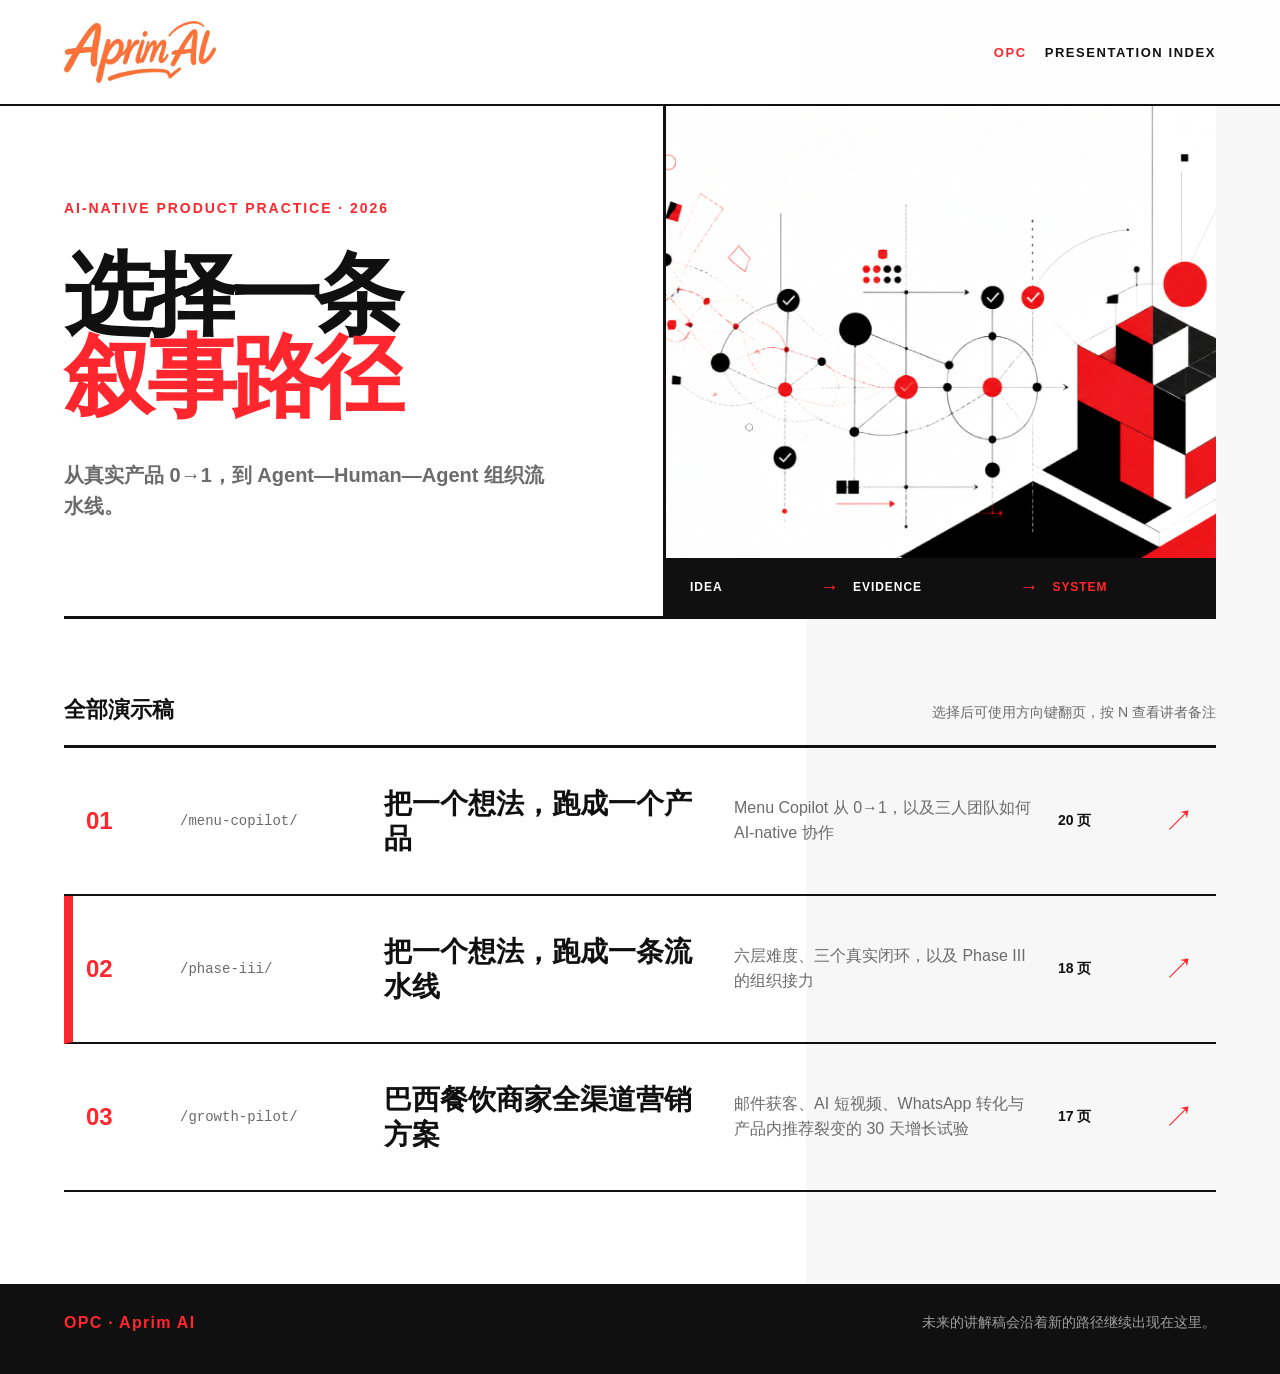
<file: index.html>
<!doctype html>
<html lang="zh-CN">
<head>
  <meta charset="utf-8">
  <meta name="viewport" content="width=device-width, initial-scale=1">
  <meta name="theme-color" content="#ffffff">
  <title>OPC 演示稿导航｜Aprim AI</title>
  <meta name="description" content="OPC 与 Aprim AI 的产品实践、AI-native 协作和组织演进演示稿导航。">
  <link rel="icon" href="favicon.ico">
  <link rel="stylesheet" href="hub.css">
</head>
<body>
  <header class="hub-header">
    <a class="hub-brand" href="./" aria-label="返回演示稿导航首页"><img src="assets/logo.png" alt="Aprim AI"></a>
    <div class="hub-label"><span>OPC</span><b>PRESENTATION INDEX</b></div>
  </header>

  <main>
    <section class="hub-hero" aria-labelledby="hub-title">
      <div class="hero-copy">
        <p>AI-NATIVE PRODUCT PRACTICE · 2026</p>
        <h1 id="hub-title">选择一条<br><em>叙事路径</em></h1>
        <span>从真实产品 0→1，到 Agent—Human—Agent 组织流水线。</span>
      </div>
      <figure class="hero-system" aria-label="从模糊线索到真实产品的演进视觉">
        <img src="assets/cover-concept-v2.png" alt="抽象的产品验证与协作系统">
        <figcaption><b>IDEA</b><i>→</i><b>EVIDENCE</b><i>→</i><strong>SYSTEM</strong></figcaption>
      </figure>
    </section>

    <section class="deck-index" aria-labelledby="deck-index-title">
      <header>
        <h2 id="deck-index-title">全部演示稿</h2>
        <span>选择后可使用方向键翻页，按 N 查看讲者备注</span>
      </header>
      <div class="deck-list" id="deckList">
        <a class="deck-entry" href="./menu-copilot/">
          <b class="entry-no">01</b>
          <code>/menu-copilot/</code>
          <span class="entry-title">把一个想法，跑成一个产品</span>
          <span class="entry-summary">Menu Copilot 从 0→1，以及三人团队如何 AI-native 协作</span>
          <small>20 页</small>
          <i aria-hidden="true">↗</i>
        </a>
        <a class="deck-entry featured" href="./phase-iii/">
          <b class="entry-no">02</b>
          <code>/phase-iii/</code>
          <span class="entry-title">把一个想法，跑成一条流水线</span>
          <span class="entry-summary">六层难度、三个真实闭环，以及 Phase III 的组织接力</span>
          <small>18 页</small>
          <i aria-hidden="true">↗</i>
        </a>
        <a class="deck-entry" href="./growth-pilot/">
          <b class="entry-no">03</b>
          <code>/growth-pilot/</code>
          <span class="entry-title">巴西餐饮商家全渠道营销方案</span>
          <span class="entry-summary">邮件获客、AI 短视频、WhatsApp 转化与产品内推荐裂变的 30 天增长试验</span>
          <small>17 页</small>
          <i aria-hidden="true">↗</i>
        </a>
      </div>
    </section>
  </main>

  <footer class="hub-footer">
    <span>OPC · Aprim AI</span>
    <p>未来的讲解稿会沿着新的路径继续出现在这里。</p>
  </footer>
  <script src="hub.js"></script>
</body>
</html>
</file>
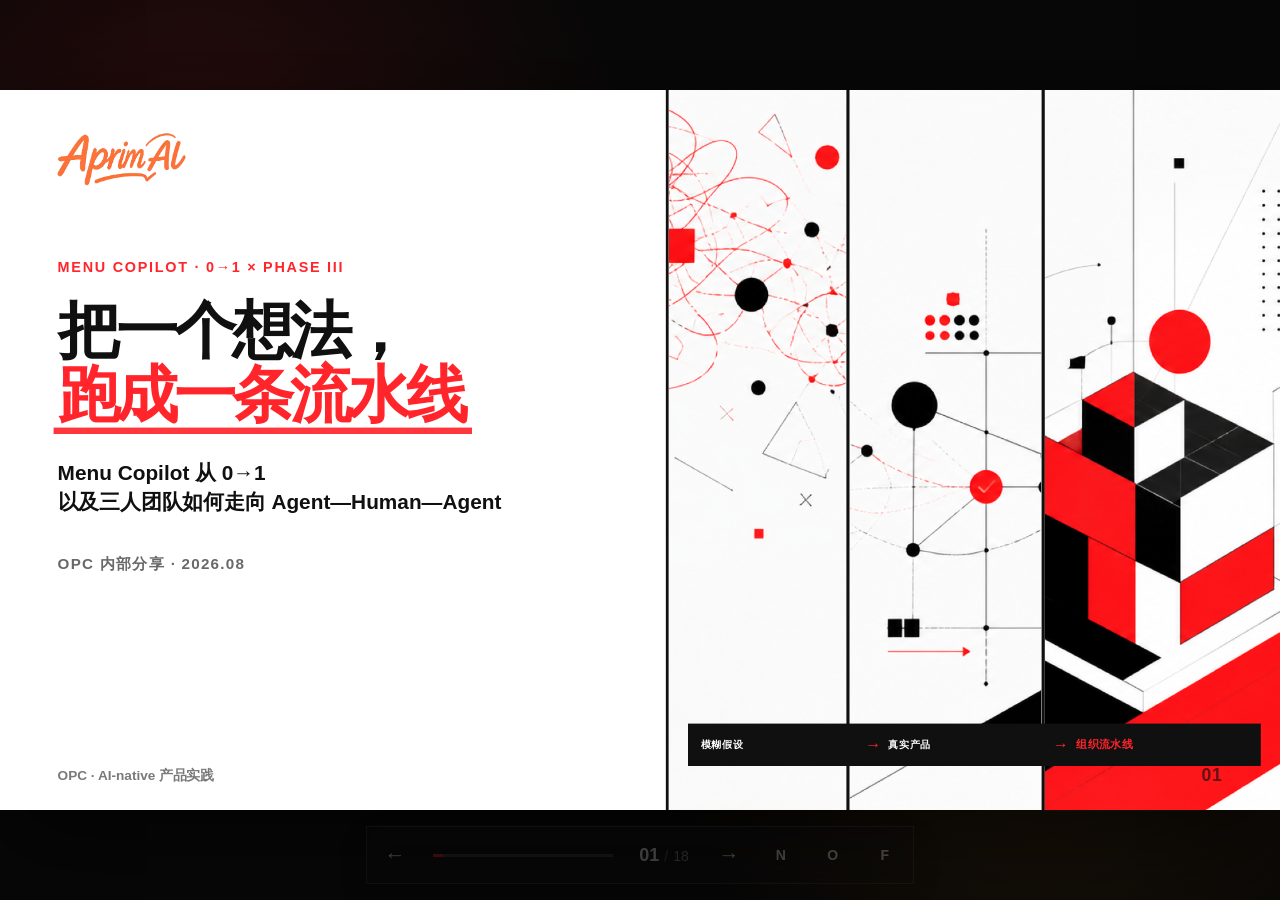
<file: phase-iii/index.html>
<!doctype html>
<html lang="zh-CN">
<head>
  <meta charset="utf-8">
  <meta name="viewport" content="width=device-width, initial-scale=1, viewport-fit=cover">
  <meta name="theme-color" content="#101010">
  <title>把一个想法，跑成一条流水线｜Aprim Menu Copilot 0→1 × Phase III</title>
  <meta name="description" content="Aprim Menu Copilot 从 0 到 1，以及三人团队如何从产品、UI、数据闭环走向 Agent—Human—Agent 流水线。">
  <link rel="stylesheet" href="../deck.css">
</head>
<body class="phase-iii-deck">
  <div class="ambient" aria-hidden="true"></div>

  <main class="stage" aria-label="Aprim Menu Copilot 0 到 1 与 Phase III 演示文稿">
    <div class="deck-shell" id="deckShell">
      <article class="deck" id="deck">

        <section class="slide slide-cover is-active" id="slide-1" data-title="把一个想法，跑成一条流水线" aria-hidden="false">
          <div class="cover-copy">
            <img class="brand-logo" src="../assets/logo.png" alt="Aprim AI">
            <p class="cover-eyebrow">MENU COPILOT · 0→1 × PHASE III</p>
            <h1>把一个想法，<br><em>跑成一条流水线</em></h1>
            <p class="cover-sub">Menu Copilot 从 0→1<br>以及三人团队如何走向 Agent—Human—Agent</p>
            <p class="cover-meta">OPC 内部分享 · 2026.08</p>
          </div>
          <figure class="cover-visual cover-concept" aria-label="一个模糊想法经过人与 AI 的协作、验证和取舍，逐渐收束成真实产品">
            <div class="concept-slice concept-chaos"><img src="../assets/cover-concept-v2.png" alt="未经整理的想法线索"></div>
            <div class="concept-slice concept-process"><img src="../assets/cover-concept-v2.png" alt="协作、验证和取舍的过程节点"></div>
            <div class="concept-slice concept-product"><img src="../assets/cover-concept-v2.png" alt="最终收束成清晰产品实体"></div>
            <figcaption><span>模糊假设</span><i>→</i><span>真实产品</span><i>→</i><strong>组织流水线</strong></figcaption>
          </figure>
          <div class="cover-foot">OPC · AI-native 产品实践</div>
          <div class="folio">01</div>
          <aside class="speaker-note">先给全场一个预告：前半段讲三个人怎样把一个模糊机会压成真实产品，后半段讲怎样把已经跑通的局部闭环，升级为 Phase III 的组织流水线。重点不是“AI 写了多少代码”，而是产品、UI、数据与责任怎样真正接起来。<strong>[Sources]</strong> 产品文档/01-产品概览/OPC-产品组合与验证.md；产品文档/01-产品概览/Menu-Copilot-产品总览.md；https://cooper.didichuxing.com/knowledge/2204862693540/2208863438042；封面理念视觉由 OpenAI 图像生成。</aside>
        </section>

        <section class="slide slide-statement ink" id="slide-2" data-title="0→1 真正难的，不是把页面做出来" aria-hidden="true">
          <div class="kicker light">先讲一个反直觉的结论</div>
          <div class="statement-wrap">
            <p class="statement-index">01 / REALITY</p>
            <h2>0→1 真正难的，<br><span class="strike-word">不是</span>把页面做出来</h2>
            <p class="statement-answer">而是让方向、数据、体验、工程、责任与价值，<br>同时进入一个<span>可验证闭环</span>。</p>
          </div>
          <div class="footer light">OPC · AI-native 产品实践</div><div class="folio light">02</div>
          <aside class="speaker-note">AI 可以很快生成页面、原型和代码，但真实产品要同时回答六类问题：方向对不对、证据够不够、体验是否清楚、工程能否稳定运行、出了问题谁负责、上线后是否创造价值。少一个，都只能叫演示。<strong>[Sources]</strong> 产品文档/01-产品概览/OPC-产品组合与验证.md；文档维护/团队协作与运营规范.md。</aside>
        </section>

        <section class="slide slide-difficulty paper" id="slide-3" data-title="看起来是一张页面，实际上要同时过六道关" aria-hidden="true">
          <div class="kicker">难度全景 · 六层必须同时成立</div>
          <h2>看起来是一张页面，<br>实际上要同时过<em>六道关。</em></h2>
          <div class="difficulty-stack" aria-label="从方向到价值的六层产品难度">
            <div><b>01</b><strong>方向</strong><span>值得做什么</span><small>用户与市场</small></div>
            <div><b>02</b><strong>证据</strong><span>问题是否真实</span><small>样本与规则</small></div>
            <div><b>03</b><strong>体验</strong><span>用户能否理解</span><small>流程与 UI</small></div>
            <div><b>04</b><strong>工程</strong><span>结果能否稳定生效</span><small>系统与测试</small></div>
            <div><b>05</b><strong>责任</strong><span>风险由谁放行</span><small>权限与回滚</small></div>
            <div class="difficulty-value"><b>06</b><strong>价值</strong><span>上线后是否有效</span><small>埋点与实验</small></div>
          </div>
          <p class="difficulty-thesis"><strong>难点不是六件事各做一次，</strong><span>而是每次范围变化，都要让六层重新对齐。</span></p>
          <div class="footer">OPC · AI-native 产品实践</div><div class="folio">03</div>
          <aside class="speaker-note">这一页给观众一个难度地图。产品从 0 到 1 不是从设计到开发的一条直线，而是六层约束互相咬合：换一个范围，样本、交互、技术、安全和指标都可能重来。后面每一个真实案例，都可以回到这六层来理解。<strong>[Sources]</strong> 产品文档/01-产品概览/OPC-产品组合与验证.md；产品文档/02-功能规范/Menu-Copilot-数据指标与实验.md；产品文档/03-架构设计/Menu-Copilot-系统架构.md。</aside>
        </section>

        <section class="slide slide-roles paper" id="slide-4" data-title="不把边界当作停工理由" aria-hidden="true">
          <div class="kicker">协作方式 · 不把边界当作停工理由</div>
          <h2>三个人不是守住三个岗位。<br>我们共同覆盖<em>一整条产品生命周期。</em></h2>
          <div class="role-count" aria-label="十九种角色能力"><strong>19</strong><span>类能力判断</span></div>
          <div class="role-map" aria-label="从洞察、定义、实现、交付到增长的角色覆盖地图">
            <section class="role-phase"><header><b>01</b><strong>看见机会</strong><span>INSIGHT</span></header><ul><li>用户研究</li><li>市场研究</li><li>数据分析</li></ul></section>
            <section class="role-phase"><header><b>02</b><strong>定义产品</strong><span>DEFINE</span></header><ul><li>产品经理</li><li>交互设计</li><li>UI 设计</li></ul></section>
            <section class="role-phase"><header><b>03</b><strong>把它做出</strong><span>BUILD</span></header><ul><li>前端工程</li><li>后端工程</li><li>AI / 算法</li><li>数据工程 / 埋点</li></ul></section>
            <section class="role-phase"><header><b>04</b><strong>安全交付</strong><span>DELIVER</span></header><ul><li>测试 / QA</li><li>i18n / 本地化</li><li>发布运维</li><li>安全 / 隐私</li></ul></section>
            <section class="role-phase role-growth"><header><b>05</b><strong>找到用户</strong><span>GROWTH</span></header><ul><li>产品运营</li><li>商家运营</li><li>BD / 客户成功</li><li>内容 / 自媒体</li><li>增长投放</li></ul></section>
          </div>
          <div class="role-boundary" aria-label="传统边界分工与结果共同负责模式对比">
            <span><b>传统边界分工</b><small>“这不是我的范围”</small><em>模糊地带 → 等待 · 转交 · 扯皮</em></span>
            <i>→</i>
            <strong><b>结果共同负责</b><small>“谁最接近结果，谁推动闭环”</small><em>Agent 跨界补位 · Human Gate 放行</em></strong>
          </div>
          <div class="footer">OPC · AI-native 产品实践</div><div class="folio">04</div>
          <aside class="speaker-note">传统协作强调岗位边界，明确区域效率高，但产品 0 到 1 恰恰充满“既像产品、又像设计、也像工程”的模糊地带，容易等待、转交和争责任。我们的方式不是取消专业判断，而是共同对结果负责：谁最接近结果谁推动闭环，Agent 补齐跨界执行，人只在明确的专业 Gate 承担责任。十九不是“节省了十九个 HC”，而是这次工作实际跨越了十九类能力判断。<strong>[Sources]</strong> 文档维护/团队协作与运营规范.md；产品文档/02-功能规范/Menu-Copilot-数据指标与实验.md；产品文档/02-功能规范/Menu-Copilot-获客与Showcase.md；产品文档/05-发布记录/Menu-Copilot-发布记录.md。</aside>
        </section>

        <section class="slide slide-choice paper" id="slide-5" data-title="为什么先做菜单" aria-hidden="true">
          <div class="kicker">方向关 · 小场景、强痛点、可闭环</div>
          <div class="choice-photo"><img src="../assets/pain-1.webp" alt="餐厅为菜品拍摄真实素材的场景"></div>
          <div class="choice-copy">
            <p class="cross-question">我们没有先问<br><del>“AI 能做什么？”</del></p>
            <h2>而是先问：商家能否在几分钟内——</h2>
            <ul class="verb-list"><li><span>看见</span>问题</li><li><span>理解</span>建议</li><li><span>完成</span>一个安全动作</li></ul>
          </div>
          <div class="choice-reason"><span>所以，第一款产品选择了</span><strong>菜单</strong><i>真实 · 高频 · 可见 · 可行动</i></div>
          <div class="footer">OPC · AI-native 产品实践</div><div class="folio">05</div>
          <aside class="speaker-note">三人团队不能用人力掩盖错误方向。我们同时看过菜单、评论、私域营销等方向，先选菜单，是因为输入和结果最具体，商家能够在几分钟内判断建议是否有用，也容易建立从诊断到生效的闭环。<strong>[Sources]</strong> 产品文档/01-产品概览/OPC-产品组合与验证.md；wiki/组织与战略/OPC产品选择与验证方法.md；产品文档/01-产品概览/巴西市场与增长基础.md。</aside>
        </section>

        <section class="slide slide-evidence soft" id="slide-6" data-title="69 家门店把感觉变成事实" aria-hidden="true">
          <div class="kicker">证据关 · 69 家门店 / 2,564 道菜 / 409 个分类</div>
          <h2>样本把“感觉有问题”，<br>变成了可以讨论的事实。</h2>
          <div class="evidence-rule" aria-hidden="true"></div>
          <div class="metrics">
            <div class="metric"><strong>44.3<sup>%</sup></strong><p>缺图或默认图</p><span>1,135 道菜</span></div>
            <div class="metric"><strong>27.6<sup>%</sup></strong><p>缺少描述</p><span>708 道菜</span></div>
            <div class="metric"><strong>7.4<sup>%</sup></strong><p>同店重复名称</p><span>190 道菜</span></div>
          </div>
          <p class="method-note"><strong>样本口径</strong><span>另有 14.2% 的分类仅含 1 道菜。样本后 50 店按“至少一张真实图片”筛选，不能外推为巴西市场总体比例。</span></p>
          <div class="folio">06</div>
          <aside class="speaker-note">这三个数字不是为了证明一个宏大的市场结论，而是把机会变成可检验的问题。更重要的是，我们保留了样本口径和偏差说明，避免 AI 把局部样本包装成确定事实。<strong>[Sources]</strong> 产品文档/01-产品概览/AI菜单诊断-BRD.md；wiki/产品/Anota菜单样本与诊断规则.md。</aside>
        </section>

        <section class="slide slide-three-phase ink" id="slide-7" data-title="24 天，完成三次收敛" aria-hidden="true">
          <div class="kicker light">范围收敛 · 2026.07.20—08.12</div>
          <h2>24 天不是“做完一版”，<br>而是连续完成<em>三次收敛。</em></h2>
          <div class="phase-rail">
            <section><time>07.20—07.23</time><b>01</b><strong>机会 → 可解释原型</strong><span>菜单样本、规则、Agent、ChangeSet 与安全边界</span></section><i>→</i>
            <section><time>07.27—07.31</time><b>02</b><strong>原型 → 工程与共创</strong><span>Next.js、Mock / Live、Showcase、BD 现场选择</span></section><i>→</i>
            <section><time>08.01—08.12</time><b>03</b><strong>单线 → 双轨验证</strong><span>图片 MVP 快速验证；菜单诊断推进平台闭环</span></section>
          </div>
          <p class="phase-invariant"><small>范围不断变，四条底线没有变</small><strong>真实输入 · 可解释建议 · 人工确认 · 可审计与回滚</strong></p>
          <div class="footer light">OPC · AI-native 产品实践</div><div class="folio light">07</div>
          <aside class="speaker-note">多次变化不是摇摆，而是证据不断写进边界。每次收敛都要重新对齐前面六层：样本怎么变、UI 怎么变、依赖怎么变、风险怎么控制、后面怎么测价值。最后把高依赖的菜单诊断与低依赖的图片 MVP 拆成双轨。<strong>[Sources]</strong> 产品文档/05-发布记录/Menu-Copilot-发布记录.md；产品文档/05-发布记录/产品决策日志.md；产品文档/02-功能规范/Menu-Copilot-路线图与验证计划.md。</aside>
        </section>

        <section class="slide slide-loop-system paper" id="slide-8" data-title="一个真实产品，至少要跑通三个闭环" aria-hidden="true">
          <div class="kicker">完整系统 · 不是一条线，而是三个相互驱动的环</div>
          <h2>一个真实产品，至少要跑通<br><em>三个闭环。</em></h2>
          <div class="loop-system" aria-label="产品执行、UI 生产和数据学习三个闭环">
            <section class="loop-system-product"><b>01 / PRODUCT</b><strong>产品执行闭环</strong><span>从真实输入，到建议、确认、生效与回滚</span><small>回答：能不能安全地用？</small></section>
            <section class="loop-system-ui"><b>02 / UI</b><strong>UI 生产闭环</strong><span>从目标、发散、人工守门，到真实界面</span><small>回答：用户能不能理解？</small></section>
            <section class="loop-system-data"><b>03 / DATA</b><strong>数据学习闭环</strong><span>从埋点、分析、需求候选，到下一轮实验</span><small>回答：上线后有没有价值？</small></section>
            <div class="loop-system-core"><span>真实产品</span><strong>MENU<br>COPILOT</strong><small>每一轮都产生<br>下一轮的证据</small></div>
          </div>
          <div class="loop-system-legend"><span>执行结果写入数据</span><i>→</i><span>数据改变产品判断</span><i>→</i><span>判断重新塑造 UI 与实现</span></div>
          <div class="footer">OPC · AI-native 产品实践</div><div class="folio">08</div>
          <aside class="speaker-note">这页是全篇结构的中轴。前面讲为什么难，后面用三个真实闭环把难度落到工作现场。产品执行闭环保证能安全完成动作，UI 生产闭环保证人能理解和使用，数据学习闭环保证上线之后继续产生证据。三个环缺一个，产品就停在演示、工具或一次性项目。<strong>[Sources]</strong> 产品文档/01-产品概览/Menu-Copilot-产品总览.md；产品文档/03-架构设计/Menu-Copilot-系统架构.md；产品文档/02-功能规范/Menu-Copilot-数据指标与实验.md。</aside>
        </section>

        <section class="slide slide-product-loop paper" id="slide-9" data-title="我们做的不是 Demo，而是涉及支付的对外产品" aria-hidden="true">
          <div class="kicker">闭环 01 · External product bar</div>
          <h2>我们做的不是 Demo。对外产品一旦涉及支付，<br>必须做到<em>安全、稳定、可靠。</em></h2>
          <div class="product-shots" aria-label="Menu Copilot 诊断与机会页面">
            <figure><img src="../assets/feature-diagnosis.webp" alt="Menu Copilot 菜单诊断页面"><figcaption>真实诊断</figcaption></figure>
            <figure><img src="../assets/feature-opportunities.webp" alt="Menu Copilot 优化机会页面"><figcaption>优化机会</figcaption></figure>
          </div>
          <div class="product-pipeline" aria-label="从菜单快照到发布回读的产品执行闭环">
            <div><b>01</b><strong>真实菜单</strong><span>快照与权限</span></div><i>→</i>
            <div><b>02</b><strong>规则 + Agent</strong><span>事实与候选</span></div><i>→</i>
            <div><b>03</b><strong>ChangeSet</strong><span>before / after</span></div><i>→</i>
            <div class="product-human"><b>04</b><strong>商家确认</strong><span>逐字段放行</span></div><i>→</i>
            <div class="product-release"><b>05</b><strong>Apply + 回读</strong><span>审计、重试、回滚</span></div>
          </div>
          <div class="product-levels" aria-label="Demo、内部产品和对外产品的技术门槛对比">
            <div><b>DEMO</b><strong>主流程跑通</strong><span>允许 Mock 与人工修复</span></div>
            <div><b>内部产品</b><strong>受控用户可用</strong><span>已知权限 · 团队可兜底</span></div>
            <div class="external-level"><b>对外产品 · 支付</b><strong>安全 · 稳定 · 可靠</strong><span>授权 · 幂等 · 重试 · 核对 · 审计 · 补偿</span></div>
          </div>
          <div class="footer">OPC · AI-native 产品实践</div><div class="folio">09</div>
          <aside class="speaker-note">Demo 的成功标准可以只是主流程跑通一次；内部产品面对受控用户，很多异常仍可由团队人工兜底；但我们做的是面向真实用户的对外产品，一旦涉及支付，错误会直接影响用户资金与信任，技术底线必须提高到安全、稳定和可靠。模型输出只是候选，线上系统还要处理授权、支付幂等、失败重试、状态核对、审计与异常补偿。产品本身因此采用 Agent—Human—Agent：Agent 生成，人承担事实与风险，系统确定性执行。<strong>[Sources]</strong> 用户补充的对外产品与支付要求；产品文档/03-架构设计/Menu-Copilot-系统架构.md；wiki/产品/AI菜单优化Agent与ChangeSet架构.md；产品文档/02-功能规范/Menu-Copilot-发布与版本治理.md；用户提供的 Menu Copilot 页面截图。</aside>
        </section>

        <section class="slide slide-ui-collab paper" id="slide-10" data-title="AI 可以围绕同一假设，生成多个可验证版本" aria-hidden="true">
          <div class="kicker">闭环 02 · Multi-variant generation</div>
          <h2>AI 不只把第一版做快，<br>还能围绕同一假设生成<em>多个可验证版本。</em></h2>
          <div class="ui-story" aria-label="从定义假设、AI 批量生成受控版本，到人工建立实验并进入真实产品的过程">
            <figure class="ui-step ui-step-one">
              <div class="ui-prompt"><b>01</b><strong>先定义假设</strong><p>改变什么变量、期待什么行为、用什么指标判断。</p></div>
              <div class="ui-shot"><img src="../assets/ui-iteration-canvas.png" alt="Figma 画布中由 AI 快速生成的大量菜单产品界面方案"></div>
              <figcaption><strong>AI 批量生成 Variant</strong><span>同一目标下，快速形成结构、文案或视觉的多个版本</span></figcaption>
            </figure><i class="ui-arrow" aria-hidden="true">→</i>
            <figure class="ui-step ui-step-two">
              <div class="ui-shot"><img src="../assets/ui-landing-iterations.png" alt="Figma 画布中对落地页结构、内容和视觉进行多轮比较调整"></div>
              <figcaption><b>02</b><strong>人控制实验变量</strong><span>每轮只改变关键变量，保持版本差异可以解释</span></figcaption>
            </figure><i class="ui-arrow" aria-hidden="true">→</i>
            <figure class="ui-step ui-step-three">
              <div class="ui-shot"><img src="../assets/aprim-homepage.png" alt="经过多轮人机协作收敛后的 Aprim 产品首页"></div>
              <figcaption><b>03</b><strong>守门后进入真实验证</strong><span>质量达标、埋点完整，多个版本才允许面对用户</span></figcaption>
            </figure>
          </div>
          <div class="variant-thesis"><span><b>AI 生成</b><strong>Variant A / B / C</strong></span><span><b>人定义</b><strong>假设 · 变量 · 成功标准</strong></span><span><b>数据决定</b><strong>保留 · 迭代 · 淘汰</strong></span></div>
          <div class="footer">OPC · AI-native 产品实践</div><div class="folio">10</div>
          <aside class="speaker-note">AI 的价值不只是一版做得快，而是让验证成本显著下降：围绕同一个产品假设，可以批量生成结构、文案或视觉上的 Variant A、B、C。关键不是随机多画几版，而是由人先定义假设、控制单一变量、设定成功指标，再让质量合格并带有完整埋点的版本进入真实验证。这样 AI 扩大探索空间，人保证实验仍然可以解释。<strong>[Sources]</strong> 用户补充的多版本验证方式；用户提供的两张 Figma 过程截图与 Aprim 产品首页截图。</aside>
        </section>

        <section class="slide slide-insight paper" id="slide-11" data-title="埋点和 Eval 判断哪个版本真正有效" aria-hidden="true">
          <div class="kicker">闭环 03 · Variant validation</div>
          <h2>多版本不是为了多做选择，<br>埋点和 Eval 要回答<em>“哪一个真正有效”。</em></h2>
          <figure class="posthog-proof">
            <img src="../assets/posthog-acquisition-content.png" alt="Aprim Landing 在 PostHog 中的 Acquisition & Content 看板">
            <figcaption><b>真实看板</b><span>CTA 点击 · 内容区块到达 · 时间趋势</span></figcaption>
          </figure>
          <div class="insight-loop compact" aria-label="从版本分配、行为回流、AI 分析到人工决策的验证闭环">
            <div><b>01</b><strong>分配 Variant</strong><span>版本 ID、用户分群<br>假设与成功标准</span></div><i>↓</i>
            <div><b>02</b><strong>行为回流</strong><span>访问、CTA、关键动作<br>转化与异常</span></div><i>↓</i>
            <div><b>03</b><strong>AI 分析差异</strong><span>漏斗、流失、分群<br>效果与置信风险</span></div><i>↓</i>
            <div class="human-check"><b>04</b><strong>人审后决策</strong><span>保留、迭代或淘汰<br>结果写回下一轮</span></div>
          </div>
          <p class="insight-thesis">一次只验证一个关键变量；否则版本越多，数据越难解释，AI 只是在批量制造噪音。</p>
          <div class="footer">OPC · AI-native 产品实践</div><div class="folio">11</div>
          <aside class="speaker-note">多个版本只有和实验协议、埋点与 Eval 连起来才有价值。每个 Variant 需要清楚的版本 ID、用户分群、唯一关键变量和成功标准；PostHog 回流行为，AI 分析漏斗、流失、分群与异常，人再结合样本质量、业务价值和风险决定保留、迭代或淘汰。版本越多不代表验证越好，如果同时改变太多变量，结果就无法解释。<strong>[Sources]</strong> 用户补充的多版本验证方式；用户提供的 Aprim Landing PostHog Acquisition & Content 看板截图；产品文档/02-功能规范/Menu-Copilot-数据指标与实验.md；raw/codex/2026-08-06/AI菜单/Aprim-PostHog埋点与隐私策略.md。</aside>
        </section>

        <section class="slide slide-bridge ink" id="slide-12" data-title="V3 不是取消分工，而是消灭边界上的等待" aria-hidden="true">
          <div class="kicker light">协作升级 · 把模糊地带从无人区变成共同完成区</div>
          <h2>V3 不是取消专业分工，<br>而是消灭<em>边界上的等待。</em></h2>
          <div class="bridge-matrix" aria-label="产品、UI、数据三个闭环的 Agent、人类责任和结构化工件">
            <header><span>闭环</span><span>Agent 先执行</span><span>Human Gate</span><span>工件写回</span></header>
            <div><strong>产品</strong><span>诊断与生成</span><span>事实、风险、采纳</span><span>ChangeSet / 发布证据</span></div>
            <div><strong>UI</strong><span>发散与骨架</span><span>层级、交互、品牌</span><span>Design Tokens / 状态</span></div>
            <div><strong>数据</strong><span>漏斗与异常分析</span><span>样本、价值、优先级</span><span>Experiment Brief / Eval</span></div>
          </div>
          <div class="bridge-shift"><span><b>传统协作 / V2.5</b>岗位各守边界；模糊地带靠人转交、补上下文、争责任</span><i>→</i><strong><b>结果协作 / V3.0</b>工件被系统自动认领和接力；人在责任 Gate 对结果放行</strong></div>
          <div class="footer light">OPC · AI-native 产品实践</div><div class="folio light">12</div>
          <aside class="speaker-note">传统边界分工的问题，不在明确工作，而在模糊地带：需要跨产品、设计、研发和数据判断时，最容易出现等待、反复解释和责任争议。V3 的解决方式是让结构化工件被系统自动认领与接力，Agent 跨边界执行；人不再搬运信息，而是在清楚的责任 Gate 审批、驳回或接管。这样既保留专业责任，也不让岗位边界成为停工理由。<strong>[Sources]</strong> 文档维护/团队协作与运营规范.md；产品文档/03-架构设计/Menu-Copilot-系统架构.md；产品文档/02-功能规范/Menu-Copilot-数据指标与实验.md；https://cooper.didichuxing.com/knowledge/2204862693540/2208863438042。</aside>
        </section>

        <section class="slide slide-phase-three ink" id="slide-13" data-title="Phase III：Agent 接力，人类在责任点放行" aria-hidden="true">
          <div class="phase-badge">PHASE III · V3.0 · MULTICA × DEEPSEEK V4 FLASH</div>
          <h2>Agent 接力，<br>人类在四个<em>责任点</em>放行。</h2>
          <div class="phase-pipeline" aria-label="从 PM Agent 到 Release 的 Agent Human Agent 流水线">
            <div class="phase-agent"><strong>PM<br>Agent</strong><span>需求草案</span></div><i>→</i>
            <div class="phase-human"><strong>人类 PM</strong><span>业务边界</span></div><i>→</i>
            <div class="phase-agent"><strong>Design<br>Agent</strong><span>界面方案</span></div><i>→</i>
            <div class="phase-human"><strong>人类 Design</strong><span>审美规范</span></div><i>→</i>
            <div class="phase-agent"><strong>Dev<br>Agent</strong><span>实现与构建</span></div><i>→</i>
            <div class="phase-human"><strong>人类 Dev</strong><span>架构 CR</span></div><i>→</i>
            <div class="phase-agent"><strong>QA<br>Agent</strong><span>测试与 Eval</span></div><i>→</i>
            <div class="phase-human"><strong>人类 QA</strong><span>质量放行</span></div><i>→</i>
            <div class="phase-release"><strong>Release</strong><span>证据归档</span></div>
          </div>
          <p class="phase-three-thesis">自动流转的是工件，<strong>不是责任。</strong></p>
          <div class="footer light">OPC · AI-native 产品实践</div><div class="folio light">13</div>
          <aside class="speaker-note">这是全场最重要的组织结构。PM、Design、Dev、QA Agent 持续接力；人类分别对业务边界、审美规范、架构质量和最终质量负责。人工不是随机插入，而是明确的 Gate；审批、驳回和接管都要留下证据并触发下一步。<strong>[Sources]</strong> https://cooper.didichuxing.com/knowledge/2204862693540/2208863438042。</aside>
        </section>

        <section class="slide slide-artifact-cycle paper" id="slide-14" data-title="让工件跑一圈，而不是让人重新讲一遍" aria-hidden="true">
          <div class="kicker">交接契约 · 每一步都有 Schema、状态和证据</div>
          <h2>让工件跑一圈，<br>而不是让人<em>重新讲一遍。</em></h2>
          <div class="artifact-cycle" aria-label="从证据到发布再回到证据的工件闭环">
            <div><b>01</b><strong>Evidence Brief</strong><span>问题与真实证据</span></div><i>→</i>
            <div><b>02</b><strong>Req Schema</strong><span>范围、边界、验收</span></div><i>→</i>
            <div><b>03</b><strong>UI + Tokens</strong><span>状态、交互、规范</span></div><i>→</i>
            <div><b>04</b><strong>PR + Build</strong><span>代码、变更、预览</span></div><i>→</i>
            <div><b>05</b><strong>Test + Eval</strong><span>用例、失败、回归</span></div><i>→</i>
            <div class="artifact-release"><b>06</b><strong>Release Evidence</strong><span>部署、回读、观测</span></div>
          </div>
          <div class="artifact-return"><strong>PostHog / 线上行为 / 人工修改 / 驳回原因</strong><i aria-hidden="true"></i><span>写回新的 Evidence Brief 与 Eval，触发下一轮</span></div>
          <p class="artifact-cycle-thesis">结构化工件解决“自动接力”，<strong>可追溯证据解决“谁来负责”。</strong></p>
          <div class="footer">OPC · AI-native 产品实践</div><div class="folio">14</div>
          <aside class="speaker-note">需求不是一段聊天，设计不是一张截图，研发不是一句“好了”，测试也不是一句“应该没问题”。每个工件需要固定结构、状态、验收条件和责任人。发布后的行为、人工修改和驳回原因还要回流到 Evidence Brief 与 Eval，下一轮 Agent 才会真正变好。<strong>[Sources]</strong> https://cooper.didichuxing.com/knowledge/2204862693540/2208863438042；文档维护/团队协作与运营规范.md；AGENTS.md.md；产品文档/02-功能规范/Menu-Copilot-数据指标与实验.md。</aside>
        </section>

        <section class="slide slide-case soft" id="slide-15" data-title="局部自动化的价值，是更快形成学习闭环" aria-hidden="true">
          <div class="kicker">外部案例 · WhatsApp Bot 自动评测</div>
          <h2>局部自动化一旦闭环，<br>收益来自<em>更快的学习。</em></h2>
          <div class="case-cycle"><div class="case-old"><small>旧模式</small><strong>≈ 7</strong><span>工作日</span></div><i>→</i><div class="case-new"><small>AI 自动评测</small><strong>1–2</strong><span>工作日</span></div></div>
          <div class="case-metrics"><div><strong>100%</strong><span>评测覆盖<br><small>旧模式抽样不足 5%</small></span></div><div><strong>13k</strong><span>每周样本沉淀<br><small>旧模式约 600 条</small></span></div></div>
          <p class="case-thesis">自动评测 → 人工复核 → 问题回流 → 下一轮方案</p>
          <p class="case-caveat">案例指标来自分享文档，用于说明组织杠杆，不代表 OPC 当前产出。</p>
          <div class="footer">OPC · AI-native 产品实践</div><div class="folio">15</div>
          <aside class="speaker-note">这个案例展示 V3 的收益形态：周期从约七个工作日缩短到一到两天，覆盖从不足 5% 提升到 100%，每周样本从约 600 增加到 13,000。价值不只是少几个人，而是问题更早暴露、方案更快回到下一轮。注意说明：这是分享文档中的案例，不是 OPC 当前成绩。<strong>[Sources]</strong> https://cooper.didichuxing.com/knowledge/2204862693540/2209163705303。</aside>
        </section>

        <section class="slide slide-orchestration ink" id="slide-16" data-title="目标澄清之后，角色 Agent 已经能够自己接力" aria-hidden="true">
          <div class="kicker light">OPC 真实运行 · Multica × DeepSeek V4 Flash</div>
          <h2>目标澄清之后，角色 Agent<br>已经能够<em>自己接力。</em></h2>
          <figure class="multica-proof">
            <img src="../assets/multica-agent-orchestration.png" alt="Multica 项目面板中由产品、工程、算法、测试等角色智能体按任务依赖协作执行">
            <figcaption><b>真实项目面板</b><span>角色 Agent · 层级任务 · 项目记忆 · 状态回写</span></figcaption>
          </figure>
          <div class="orchestration-spec" aria-label="Multica 跨角色编排的四项能力">
            <div><b>01</b><strong>一组一智能体</strong><span>产品、工程、算法、测试等组都有专属 Agent</span></div>
            <div><b>02</b><strong>角色拓扑</strong><span>持续打磨依赖关系、先后层级与升级路径</span></div>
            <div><b>03</b><strong>项目约束</strong><span>仓库、memory、issue 与最新需求共同约束执行</span></div>
            <div><b>04</b><strong>自动调度</strong><span>拆解目标，按角色派发，串并行完成并回写状态</span></div>
          </div>
          <div class="autonomy-window"><b>澄清后进入自主执行区</b><strong>目标 → 拆解 → 调度 → 执行 → 汇总</strong><span>人只在关键结果上审核、驳回或纠偏</span></div>
          <div class="footer light">OPC · AI-native 产品实践</div><div class="folio light">16</div>
          <aside class="speaker-note">这里要修正前面的判断：我们不是站在 3.0 门外，而是已经开始局部运行。现在通过 Multica 给每个组配置角色 Agent，并持续打磨 Agent 之间的依赖、层级和先后顺序；DeepSeek V4 Flash 承担模型执行。项目仓库、memory.md、issue 与用户最新要求共同构成约束。人给出目标并完成快速澄清后，系统能够自动拆解和调度不同 Agent 完成任务，人主要承担最终审核、驳回和纠偏。<strong>[Sources]</strong> 用户提供的 Multica 项目面板与智能体约束截图；用户补充的 Multica × DeepSeek V4 Flash 运行方式。</aside>
        </section>

        <section class="slide slide-execution paper" id="slide-17" data-title="下一步，把已有编排跑稳、量化、复制" aria-hidden="true">
          <div class="kicker">行动与验收 · 从可运行走向可复制</div>
          <h2>下一步不是“做出编排”，<br>而是把它<em>跑稳、量化、复制。</em></h2>
          <div class="execution-roadmap">
            <section><time>第 1—4 周</time><b>01</b><strong>固化角色图与约束</strong><span>Agent 模板、依赖层级、项目记忆、工件 Schema 与退出标准</span></section><i>→</i>
            <section><time>第 5—8 周</time><b>02</b><strong>连续跑三轮真实项目</strong><span>记录自动调度、失败回退、人工纠偏和审核结果</span></section><i>→</i>
            <section><time>第 9—12 周</time><b>03</b><strong>复制到更多组</strong><span>统一审核入口、Eval、权限、审计与生产观测</span></section>
          </div>
          <div class="execution-metrics" aria-label="现有 Agent 编排的三类核心指标">
            <div><b>编排</b><strong>自动接力完成率</strong><span>无需人搬运即可完成的任务比例</span></div>
            <div><b>审核</b><strong>一次审核通过率</strong><span>返工、驳回、纠偏与线上问题</span></div>
            <div><b>介入</b><strong>非审核人工介入率 ↓</strong><span>人是否仍在补上下文、派任务、催进度</span></div>
          </div>
          <p class="execution-rule"><strong>最终目标</strong><span>不是“无人负责”，而是除了审核与关键纠偏，人不再搬运工作。</span></p>
          <div class="footer">OPC · AI-native 产品实践</div><div class="folio">17</div>
          <aside class="speaker-note">下一步不再是搭一个编排 Demo，而是把现有能力变成组织系统。先固化角色图、项目记忆和工件 Schema；再让同一套编排连续跑三轮真实项目，记录所有失败、回退和人工纠偏；最后把审核、Eval、权限、审计与观测统一后复制到更多组。核心指标也随之变化：自动接力完成率、一次审核通过率，以及审核之外的人工介入率。<strong>[Sources]</strong> 用户补充的 Multica × DeepSeek V4 Flash 运行方式；https://cooper.didichuxing.com/knowledge/2204862693540/2208863438042；文档维护/团队协作与运营规范.md。</aside>
        </section>

        <section class="slide slide-close paper" id="slide-18" data-title="把个人速度，变成组织吞吐" aria-hidden="true">
          <div class="close-photo close-concept"><img src="../assets/cover-concept-v2.png" alt="从模糊假设经过协作与证据，最终形成清晰产品和组织流水线的抽象视觉"></div>
          <div class="close-copy">
            <img class="brand-logo" src="../assets/logo.png" alt="Aprim AI">
            <div class="kicker">最后，带走一个转变</div>
            <h2>把个人速度，<br>变成<em>组织吞吐。</em></h2>
            <p>方向、审美、价值与责任留给人<br>生成、分析、测试与重复执行交给 Agent<br>所有工件、修改、失败和结果都写回系统</p>
            <small>OPC · 从 0→1，走向 Phase III</small>
          </div>
          <div class="folio">18</div>
          <aside class="speaker-note">最后收束为一个变化：AI-native 不只是让每个人更快，而是让工作可以自动接力，同时不丢责任。先从一条真实链路连续跑三轮，把经验变成工件、Gate、Eval 和可观测系统，个人能力才会真正变成组织能力。<strong>[Sources]</strong> https://cooper.didichuxing.com/knowledge/2204862693540/2208863438042；文档维护/团队协作与运营规范.md；产品文档/01-产品概览/OPC-产品组合与验证.md。</aside>
        </section>

      </article>
    </div>
  </main>

  <nav class="controls" aria-label="演示控制">
    <button type="button" id="prevBtn" aria-label="上一页" title="上一页（←）">←</button>
    <div class="progress-wrap" aria-hidden="true"><span id="progress"></span></div>
    <span class="page-indicator"><b id="currentPage">01</b><i>/</i><span>18</span></span>
    <button type="button" id="nextBtn" aria-label="下一页" title="下一页（→）">→</button>
    <button type="button" id="notesBtn" class="text-control" aria-label="显示讲者提示" title="讲者提示（N）">N</button>
    <button type="button" id="overviewBtn" class="text-control" aria-label="显示全部页面" title="总览（O）">O</button>
    <button type="button" id="fullscreenBtn" class="text-control" aria-label="进入全屏" title="全屏（F）">F</button>
  </nav>

  <aside class="notes-panel" id="notesPanel" aria-live="polite" aria-hidden="true">
    <div><span>讲者提示</span><button type="button" id="closeNotes" aria-label="关闭讲者提示">×</button></div>
    <p id="notesContent"></p>
  </aside>

  <div class="overview" id="overview" aria-hidden="true">
    <header><strong>演示总览</strong><span>点击任意页面进入 · 按 O 或 Esc 关闭</span></header>
    <div class="overview-grid" id="overviewGrid"></div>
  </div>

  <div class="sr-only" id="announcer" aria-live="polite"></div>
  <script src="../deck.js"></script>
</body>
</html>
</file>
<file: hub.css>
:root {
  --ink: #101010;
  --paper: #ffffff;
  --red: #ff272d;
  --muted: #6b6b6b;
  --line: #d6d6d6;
  --sans: Inter, ui-sans-serif, -apple-system, BlinkMacSystemFont, "Segoe UI", "PingFang SC", "Hiragino Sans GB", "Microsoft YaHei", sans-serif;
}

* { box-sizing: border-box; }
html { color: var(--ink); background: var(--paper); font-family: var(--sans); }
body { min-width: 320px; margin: 0; background: linear-gradient(90deg, #fff 0 63%, #f7f7f7 63% 100%); }
a { color: inherit; }

.hub-header {
  height: 106px;
  display: flex;
  align-items: center;
  justify-content: space-between;
  padding: 0 5vw;
  border-bottom: 2px solid var(--ink);
  background: rgba(255,255,255,.94);
}
.hub-brand { display: inline-flex; align-items: center; }
.hub-brand img { display: block; width: 152px; }
.hub-label { display: flex; align-items: center; gap: 18px; font-size: 13px; letter-spacing: .12em; }
.hub-label span { color: var(--red); font-weight: 900; }
.hub-label b { font-weight: 780; }

main { padding: 0 5vw 92px; }
.hub-hero { min-height: 510px; display: grid; grid-template-columns: 52% 48%; border-bottom: 3px solid var(--ink); }
.hero-copy { align-self: center; padding: 72px 8vw 72px 0; }
.hero-copy > p { margin: 0 0 38px; color: var(--red); font-size: 14px; font-weight: 850; letter-spacing: .14em; }
.hero-copy h1 { margin: 0; font-size: clamp(66px, 7vw, 118px); line-height: .92; letter-spacing: -.075em; }
.hero-copy h1 em { color: var(--red); font-style: normal; }
.hero-copy > span { display: block; max-width: 620px; margin-top: 42px; color: var(--muted); font-size: 20px; font-weight: 650; line-height: 1.55; }

.hero-system { position: relative; min-height: 510px; margin: 0; overflow: hidden; border-left: 3px solid var(--ink); background: #fff; }
.hero-system img { width: 100%; height: 100%; object-fit: cover; object-position: 70% 50%; filter: saturate(.9) contrast(1.03); }
.hero-system figcaption { position: absolute; left: 0; right: 0; bottom: 0; display: grid; grid-template-columns: auto 30px auto 30px auto; align-items: center; gap: 8px; padding: 18px 24px; color: #fff; background: var(--ink); font-size: 12px; letter-spacing: .08em; }
.hero-system figcaption i { color: var(--red); font-size: 19px; font-style: normal; text-align: center; }
.hero-system figcaption strong { color: var(--red); }

.deck-index { margin-top: 76px; }
.deck-index > header { display: flex; align-items: baseline; justify-content: space-between; gap: 28px; padding-bottom: 20px; }
.deck-index h2 { margin: 0; font-size: 22px; }
.deck-index header span { color: var(--muted); font-size: 14px; }
.deck-list { border-top: 3px solid var(--ink); }
.deck-entry { min-height: 148px; display: grid; grid-template-columns: 70px 180px minmax(280px, 1.2fr) minmax(300px, 1fr) 70px 42px; align-items: center; gap: 24px; padding: 24px 22px; border-bottom: 2px solid var(--ink); text-decoration: none; transition: color 180ms ease, background 180ms ease, transform 180ms ease; }
.deck-entry:hover, .deck-entry:focus-visible { color: #fff; background: var(--ink); transform: translateX(8px); outline: none; }
.deck-entry:focus-visible { box-shadow: 0 0 0 4px var(--red); }
.entry-no { color: var(--red); font-size: 24px; }
.deck-entry code { color: var(--muted); font-family: ui-monospace, SFMono-Regular, Menlo, monospace; font-size: 14px; }
.deck-entry:hover code, .deck-entry:focus-visible code { color: rgba(255,255,255,.55); }
.entry-title { font-size: 28px; font-weight: 850; line-height: 1.25; }
.entry-summary { color: var(--muted); font-size: 16px; line-height: 1.55; }
.deck-entry:hover .entry-summary, .deck-entry:focus-visible .entry-summary { color: rgba(255,255,255,.65); }
.deck-entry small { font-size: 14px; font-weight: 800; white-space: nowrap; }
.deck-entry i { color: var(--red); font-size: 30px; font-style: normal; text-align: right; }
.deck-entry.featured { border-left: 9px solid var(--red); padding-left: 13px; }

.hub-footer { display: flex; align-items: center; justify-content: space-between; gap: 24px; padding: 30px 5vw 42px; color: #fff; background: var(--ink); }
.hub-footer span { color: var(--red); font-weight: 850; letter-spacing: .08em; }
.hub-footer p { margin: 0; color: rgba(255,255,255,.6); font-size: 14px; }

@media (max-width: 980px) {
  body { background: #fff; }
  .hub-hero { grid-template-columns: 1fr; }
  .hero-copy { padding-right: 0; }
  .hero-system { min-height: 360px; border-left: 0; border-top: 3px solid var(--ink); }
  .deck-entry { grid-template-columns: 50px 1fr 54px 34px; gap: 14px; }
  .deck-entry code { grid-column: 2; }
  .entry-title { grid-column: 2; font-size: 23px; }
  .entry-summary { grid-column: 2; }
  .deck-entry small { grid-column: 3; grid-row: 1 / span 3; }
  .deck-entry i { grid-column: 4; grid-row: 1 / span 3; }
}

@media (max-width: 640px) {
  .hub-header { height: 84px; }
  .hub-brand img { width: 122px; }
  .hub-label b { display: none; }
  main { padding-left: 22px; padding-right: 22px; }
  .hub-hero { min-height: auto; }
  .hero-copy { padding: 74px 0 62px; }
  .hero-copy h1 { font-size: 62px; }
  .hero-copy > span { font-size: 17px; }
  .hero-system { min-height: 270px; }
  .deck-index > header { display: block; }
  .deck-index header span { display: block; margin-top: 10px; line-height: 1.5; }
  .deck-entry { min-height: 200px; grid-template-columns: 42px 1fr 28px; padding: 24px 12px; }
  .deck-entry code, .entry-title, .entry-summary { grid-column: 2; }
  .deck-entry small { grid-column: 2; grid-row: auto; }
  .deck-entry i { grid-column: 3; grid-row: 1 / span 4; }
  .hub-footer { display: block; }
  .hub-footer p { margin-top: 12px; line-height: 1.5; }
}

@media (prefers-reduced-motion: reduce) {
  *, *::before, *::after { transition-duration: .01ms !important; }
}
</file>
<file: deck.css>
:root {
  --ink: #101010;
  --muted: #696969;
  --paper: #ffffff;
  --counter: #ffffff;
  --soft: #ffffff;
  --coral: #ff252b;
  --coral-dark: #dc151b;
  --coral-soft: #ffe9ea;
  --green: #101010;
  --green-soft: #f3f3f3;
  --blue: #101010;
  --blue-soft: #f3f3f3;
  --mustard: #ff252b;
  --display: "PingFang SC", "Hiragino Sans GB", "Microsoft YaHei", "Noto Sans CJK SC", Arial, sans-serif;
  --sans: "PingFang SC", "Hiragino Sans GB", "Microsoft YaHei", "Noto Sans CJK SC", Arial, sans-serif;
  --deck-scale: 1;
}

* { box-sizing: border-box; }
html, body { width: 100%; height: 100%; margin: 0; }
body {
  overflow: hidden;
  background: #070707;
  color: var(--ink);
  font-family: var(--sans);
  -webkit-font-smoothing: antialiased;
  text-rendering: optimizeLegibility;
}
button { font: inherit; }
img { display: block; max-width: 100%; }

.ambient {
  position: fixed;
  inset: 0;
  pointer-events: none;
  background:
    radial-gradient(circle at 15% 20%, rgba(255, 37, 43, .14), transparent 34%),
    radial-gradient(circle at 82% 78%, rgba(255, 138, 0, .09), transparent 30%),
    #070707;
}
.stage { position: fixed; inset: 0; overflow: hidden; }
.deck-shell {
  position: absolute;
  left: 50%;
  top: 50%;
  width: 1600px;
  height: 900px;
  transform: translate(-50%, -50%) scale(var(--deck-scale));
  transform-origin: center;
  background: var(--paper);
  box-shadow: 0 36px 120px rgba(0,0,0,.58);
  overflow: hidden;
}
.deck, .slide { width: 1600px; height: 900px; }
.slide {
  position: absolute;
  inset: 0;
  padding: 48px 64px 42px;
  overflow: hidden;
  opacity: 0;
  visibility: hidden;
  transform: scale(1.012);
  transition: opacity 300ms ease, transform 420ms cubic-bezier(.22,.75,.25,1), visibility 0s linear 420ms;
  pointer-events: none;
  isolation: isolate;
}
.slide::after { content: ""; position: absolute; inset: 0; z-index: -1; pointer-events: none; background: none; opacity: 0; }
.slide.is-active {
  opacity: 1;
  visibility: visible;
  transform: scale(1);
  transition-delay: 0s;
  pointer-events: auto;
}
.paper { background: var(--paper); }
.soft { background: var(--soft); }
.counter { background: var(--counter); }
.coral { background: var(--coral); color: var(--paper); }
.ink { background: var(--ink); color: var(--paper); }
.ink::after, .coral::after { background: none; opacity: 0; }

.kicker {
  position: relative;
  z-index: 5;
  display: inline-flex;
  align-items: center;
  gap: 14px;
  color: var(--coral);
  font-size: 22px;
  font-weight: 760;
  letter-spacing: .04em;
}
.kicker::before { content: ""; width: 34px; height: 4px; background: currentColor; }
.kicker.light { color: #fff; }
.footer, .folio {
  position: absolute;
  bottom: 30px;
  z-index: 20;
  color: rgba(16,16,16,.55);
  font-size: 17px;
  font-weight: 650;
  letter-spacing: .04em;
}
.footer { left: 64px; }
.folio { right: 64px; font-size: 22px; font-variant-numeric: tabular-nums; }
.footer.light, .folio.light { color: rgba(255,255,255,.66); }
.speaker-note { display: none; }
.slide h2 { margin: 0; font-family: var(--display); font-weight: 850; letter-spacing: -.055em; line-height: 1.08; }
.slide h2 em { color: var(--coral); font-style: normal; }

/* 01 — cover */
.slide-cover { padding: 0; background: var(--counter); }
.slide-cover::after { z-index: 5; opacity: .08; }
.cover-copy {
  position: absolute;
  inset: 0 auto 0 0;
  z-index: 4;
  width: 58%;
  padding: 64px 74px 60px;
  background: var(--counter);
  clip-path: polygon(0 0, 100% 0, 86% 100%, 0 100%);
}
.brand-logo { width: 172px; height: auto; object-fit: contain; }
.cover-eyebrow { margin: 76px 0 28px; color: var(--coral); font-size: 20px; font-weight: 800; letter-spacing: .12em; }
.cover-copy h1 { margin: 0; font-family: var(--display); font-size: 96px; font-weight: 650; letter-spacing: -.065em; line-height: 1.03; }
.cover-copy h1 em { position: relative; color: var(--coral); font-style: normal; }
.cover-copy h1 em::after {
  content: "";
  position: absolute;
  left: -5px; right: -10px; bottom: -10px;
  height: 13px;
  background: var(--coral);
  transform: rotate(-1.2deg) skewX(-10deg);
  opacity: .92;
  z-index: -1;
}
.cover-sub { margin: 42px 0 0; font-size: 30px; line-height: 1.45; font-weight: 620; }
.cover-meta { margin: 58px 0 0; color: var(--muted); font-size: 19px; font-weight: 650; letter-spacing: .08em; }
.cover-visual { position: absolute; inset: 0 0 0 48%; margin: 0; background: #ece5d7; }
.cover-photo { position: absolute; inset: 0; overflow: hidden; }
.cover-photo img { width: 100%; height: 100%; object-fit: cover; }
.cover-photo-before { clip-path: polygon(0 0, 36% 0, 22% 100%, 0 100%); filter: saturate(.7) contrast(.9); }
.cover-photo-after { clip-path: polygon(36% 0, 100% 0, 100% 100%, 22% 100%); }
.cover-photo-after img { object-position: 58% 50%; }
.compare-seam { position: absolute; left: 29%; top: -4%; width: 10px; height: 110%; background: var(--coral); transform: rotate(5deg); box-shadow: 0 0 0 3px rgba(255,255,255,.65); }
.compare-seam span { position: absolute; left: -12px; top: 48%; width: 34px; height: 34px; border-radius: 50%; background: white; border: 8px solid var(--coral); }
.photo-label { position: absolute; z-index: 2; top: 68px; padding: 11px 16px; background: rgba(16,16,16,.88); color: #fff; font-weight: 780; font-size: 17px; letter-spacing: .08em; }
.label-before { left: 7%; }
.label-after { right: 5%; background: var(--coral); }
.cover-foot { position: absolute; z-index: 8; left: 74px; bottom: 32px; color: rgba(16,16,16,.56); font-size: 17px; font-weight: 650; }
.slide-cover .folio { z-index: 9; color: rgba(255,255,255,.8); text-shadow: 0 1px 12px rgba(0,0,0,.3); }

/* 02 — statement */
.slide-statement { padding: 56px 76px; }
.statement-wrap { position: absolute; left: 106px; top: 184px; width: 1190px; }
.statement-index { margin: 0 0 24px; color: var(--coral); font-size: 18px; font-weight: 800; letter-spacing: .18em; }
.statement-wrap h2 { font-size: 86px; line-height: 1.12; color: #fff; }
.strike-word { position: relative; display: inline-block; color: rgba(255,255,255,.35); text-decoration: none; margin-right: .08em; }
.strike-word::after { content: ""; position: absolute; left: -8px; right: -8px; top: 53%; height: 9px; background: var(--coral); transform: rotate(-3deg); }
.statement-answer { margin: 72px 0 0 360px; padding-left: 26px; border-left: 6px solid var(--coral); color: rgba(255,255,255,.78); font-size: 31px; line-height: 1.55; font-weight: 600; }
.statement-answer span { color: #fff; font-weight: 820; border-bottom: 4px solid var(--coral); }
.chapter-mark { position: absolute; right: -48px; bottom: 42px; color: rgba(255,255,255,.035); font-family: var(--display); font-size: 270px; font-weight: 800; transform: rotate(-7deg); }

/* 03 — constraints */
.slide-constraints { padding: 54px 74px; }
.constraint-hero { position: absolute; left: 90px; top: 170px; width: 610px; }
.giant-three { font-family: var(--display); font-size: 300px; line-height: .72; font-weight: 700; letter-spacing: -.08em; }
.giant-three span { display: inline-block; margin-left: 24px; font-family: var(--sans); font-size: 38px; letter-spacing: -.03em; }
.constraint-hero p { margin: 74px 0 0 20px; width: 510px; font-family: var(--display); font-size: 31px; font-weight: 650; line-height: 1.5; }
.constraint-list { position: absolute; top: 156px; right: 80px; width: 720px; margin: 0; padding: 0; list-style: none; border-top: 2px solid rgba(255,255,255,.58); }
.constraint-list li { display: grid; grid-template-columns: 70px 280px 1fr; align-items: center; min-height: 125px; border-bottom: 2px solid rgba(255,255,255,.58); }
.constraint-list b { font-family: var(--display); font-size: 36px; }
.constraint-list strong { font-size: 30px; letter-spacing: -.03em; }
.constraint-list span { color: rgba(255,255,255,.78); font-size: 20px; line-height: 1.45; }

/* 04 — choice */
.slide-choice { padding: 54px 74px; }
.choice-photo { position: absolute; left: 0; bottom: 0; width: 620px; height: 680px; overflow: hidden; background: #e7ded2; clip-path: polygon(0 7%, 89% 0, 100% 100%, 0 100%); }
.choice-photo::after { content: ""; position: absolute; inset: 0; box-shadow: inset -40px 0 80px rgba(16,16,16,.18); }
.choice-photo img { width: 100%; height: 100%; object-fit: cover; object-position: 52% 50%; filter: contrast(1.03) saturate(.9); }
.choice-copy { position: absolute; left: 684px; top: 142px; width: 810px; }
.cross-question { margin: 0; color: var(--muted); font-family: var(--display); font-size: 30px; line-height: 1.35; }
.cross-question del { color: var(--ink); font-size: 52px; text-decoration-color: var(--coral); text-decoration-thickness: 7px; }
.choice-copy h2 { margin-top: 56px; max-width: 760px; font-size: 49px; line-height: 1.18; }
.verb-list { margin: 42px 0 0; padding: 0; list-style: none; }
.verb-list li { display: flex; align-items: baseline; gap: 20px; margin: 16px 0; font-family: var(--display); font-size: 39px; font-weight: 650; }
.verb-list li span { display: inline-block; min-width: 112px; color: var(--coral); font-family: var(--sans); font-size: 22px; font-weight: 820; letter-spacing: .12em; }
.choice-reason { position: absolute; right: 70px; bottom: 78px; display: flex; align-items: baseline; gap: 18px; }
.choice-reason span { color: var(--muted); font-size: 18px; }
.choice-reason strong { color: var(--coral); font-family: var(--display); font-size: 74px; line-height: 1; }
.choice-reason i { color: var(--muted); font-style: normal; font-size: 17px; font-weight: 720; letter-spacing: .06em; }

/* 05 — evidence */
.slide-evidence { padding: 54px 74px; }
.slide-evidence h2 { position: absolute; left: 78px; top: 126px; font-size: 61px; }
.evidence-rule { position: absolute; left: 76px; right: 76px; top: 305px; height: 2px; background: var(--ink); }
.evidence-rule::before { content: "样本读数"; position: absolute; left: 0; top: -37px; color: var(--muted); font-size: 16px; font-weight: 800; letter-spacing: .12em; }
.metrics { position: absolute; left: 76px; right: 76px; top: 350px; display: grid; grid-template-columns: repeat(3,1fr); }
.metric { min-height: 340px; padding: 32px 40px 0 0; border-right: 2px solid rgba(16,16,16,.15); }
.metric + .metric { padding-left: 46px; }
.metric:last-child { border-right: 0; }
.metric strong { font-family: var(--display); font-size: 126px; line-height: .9; letter-spacing: -.075em; }
.metric:nth-child(1) strong { color: var(--coral); }
.metric sup { font-family: var(--sans); font-size: 36px; vertical-align: top; margin-left: 5px; }
.metric p { margin: 34px 0 6px; font-size: 29px; font-weight: 820; }
.metric span { color: var(--muted); font-size: 20px; }
.method-note { position: absolute; left: 77px; right: 77px; bottom: 72px; display: flex; align-items: center; gap: 24px; margin: 0; padding: 18px 22px; color: #fff; background: #101010; font-size: 16px; line-height: 1.45; }
.method-note strong { flex: 0 0 auto; color: var(--coral); font-size: 18px; letter-spacing: .06em; }
.method-note span { color: rgba(255,255,255,.72); }

/* 06 — timeline */
.slide-timeline { padding: 54px 74px; }
.slide-timeline h2 { position: absolute; left: 78px; top: 118px; font-size: 63px; }
.timeline { position: absolute; left: 82px; right: 82px; top: 350px; height: 274px; display: grid; grid-template-columns: repeat(7,1fr); margin: 0; padding: 0; list-style: none; }
.timeline::before { content: ""; position: absolute; left: 0; right: 0; top: 70px; height: 5px; background: rgba(255,255,255,.23); }
.timeline::after { content: ""; position: absolute; left: 0; right: 3%; top: 70px; height: 5px; background: var(--coral); transform-origin: left; }
.timeline li { position: relative; padding-top: 100px; text-align: center; }
.timeline li::before { content: ""; position: absolute; left: calc(50% - 14px); top: 57px; z-index: 2; width: 28px; height: 28px; border: 6px solid var(--coral); border-radius: 50%; background: var(--ink); box-shadow: 0 0 0 5px var(--ink); }
.timeline li:last-child::before { background: var(--coral); box-shadow: 0 0 0 5px var(--ink), 0 0 0 8px rgba(255,37,43,.28); }
.timeline time { position: absolute; top: 3px; left: 0; right: 0; color: var(--coral); font-size: 19px; font-weight: 820; }
.timeline b { display: block; color: #fff; font-size: 23px; }
.timeline span { display: block; margin-top: 13px; color: rgba(255,255,255,.6); font-size: 16px; line-height: 1.45; }
.timeline-takeaway { position: absolute; left: 390px; right: 390px; bottom: 106px; margin: 0; padding: 19px 28px; border: 2px solid rgba(255,255,255,.33); color: #fff; text-align: center; font-family: var(--display); font-size: 25px; font-weight: 650; }

/* 07 — narrowing */
.slide-narrow { padding: 54px 74px; }
.slide-narrow h2 { position: absolute; left: 78px; top: 120px; font-size: 60px; }
.narrow-track { position: absolute; left: 78px; right: 78px; top: 330px; display: grid; grid-template-columns: repeat(5,1fr); border-top: 3px solid var(--ink); border-bottom: 3px solid var(--ink); }
.narrow-track > div { position: relative; min-height: 240px; padding: 30px 28px 26px; border-right: 2px solid rgba(16,16,16,.17); }
.narrow-track > div:last-child { color: #fff; background: var(--coral); border-right: 0; transform: translateY(-18px); min-height: 276px; padding-top: 48px; }
.narrow-track > div::after { content: "→"; position: absolute; right: -19px; top: 98px; z-index: 2; width: 36px; height: 36px; border-radius: 50%; background: var(--paper); color: var(--coral); text-align: center; line-height: 34px; font-size: 24px; font-weight: 900; border: 2px solid var(--coral); }
.narrow-track > div:last-child::after { display: none; }
.narrow-track b { display: block; color: var(--coral); font-family: var(--display); font-size: 28px; }
.narrow-track > div:last-child b { color: #fff; }
.narrow-track strong { display: block; margin-top: 36px; font-family: var(--display); font-size: 34px; }
.narrow-track span { display: block; margin-top: 15px; color: var(--muted); font-size: 17px; line-height: 1.45; }
.narrow-track > div:last-child span { color: rgba(255,255,255,.8); }
.invariant { position: absolute; left: 78px; bottom: 92px; }
.invariant small { color: var(--muted); font-size: 16px; font-weight: 800; letter-spacing: .12em; }
.invariant p { margin: 10px 0 0; font-family: var(--display); font-size: 27px; font-weight: 650; }
.invariant i { color: var(--coral); font-style: normal; padding: 0 9px; }

/* 08 — user questions */
.slide-user { padding: 54px 74px; }
.user-lead { position: absolute; left: 84px; top: 142px; margin: 0; font-family: var(--display); font-size: 67px; font-weight: 650; line-height: 1.12; }
.user-lead span { position: relative; color: rgba(255,255,255,.38); }
.user-lead span::after { content: ""; position: absolute; left: -5px; right: -10px; top: 52%; height: 8px; background: var(--coral); transform: rotate(-2deg); }
.user-questions { position: absolute; left: 730px; top: 165px; right: 90px; margin: 0; padding: 0; list-style: none; }
.user-questions li { position: relative; padding: 34px 0 30px 83px; border-bottom: 1px solid rgba(255,255,255,.25); color: rgba(255,255,255,.72); font-size: 26px; }
.user-questions b { position: absolute; left: 0; top: 28px; color: var(--coral); font-family: var(--display); font-size: 32px; }
.user-questions em { display: block; margin-top: 7px; color: #fff; font-family: var(--display); font-size: 43px; font-style: normal; font-weight: 650; }
.food-cutout { position: absolute; left: 44px; bottom: -238px; width: 630px; height: 630px; object-fit: contain; filter: drop-shadow(0 32px 46px rgba(0,0,0,.4)); transform: rotate(-5deg); }
.slide-user .footer { left: 730px; }

/* 09 — loop */
.slide-loop { padding: 54px 74px; }
.slide-loop h2 { position: absolute; left: 78px; top: 117px; font-size: 54px; }
.loop-rail { position: absolute; left: 76px; display: flex; align-items: center; gap: 16px; }
.loop-top { top: 298px; }
.loop-bottom { top: 520px; left: 300px; }
.loop-rail > div { width: 240px; height: 144px; padding: 24px 20px 16px 66px; position: relative; border-top: 3px solid var(--ink); }
.loop-rail b { position: absolute; left: 0; top: 18px; width: 46px; height: 46px; border: 3px solid var(--coral); border-radius: 50%; color: var(--coral); text-align: center; line-height: 39px; font-size: 20px; }
.loop-rail strong { display: block; font-family: var(--display); font-size: 31px; }
.loop-rail span { display: block; margin-top: 10px; color: var(--muted); font-size: 15px; line-height: 1.35; }
.loop-rail i { color: var(--coral); font-style: normal; font-size: 34px; font-weight: 800; }
.loop-turn { position: absolute; top: 455px; left: 1070px; color: var(--coral); font-size: 48px; font-weight: 900; }
.loop-thesis { position: absolute; left: 316px; bottom: 107px; margin: 0; font-family: var(--display); font-size: 28px; }
.loop-thesis strong { color: var(--coral); }
.phone-stack { position: absolute; right: 42px; top: 108px; width: 270px; height: 620px; }
.phone-stack img { position: absolute; width: 195px; height: 422px; object-fit: cover; object-position: top; border-radius: 28px; box-shadow: 0 22px 55px rgba(16,16,16,.18); border: 8px solid #fff; }
.phone-stack img:first-child { left: 0; top: 68px; transform: rotate(-6deg); }
.phone-stack img:last-child { right: 0; top: 0; transform: rotate(5deg); }

/* 10 — governance */
.slide-guard { padding: 54px 74px; }
.slide-guard h2 { position: absolute; left: 78px; top: 115px; font-size: 59px; }
.guard-pipeline { position: absolute; left: 78px; right: 78px; top: 305px; display: grid; grid-template-columns: 1fr 50px 1fr 50px 1.1fr 50px 1fr; align-items: stretch; }
.guard-pipeline > div { position: relative; min-height: 270px; padding: 33px 28px; border: 3px solid var(--ink); background: #fff; }
.guard-pipeline > i { display: grid; place-items: center; color: var(--coral); font-size: 38px; font-style: normal; font-weight: 900; }
.guard-pipeline b { color: var(--coral); font-family: var(--display); font-size: 26px; }
.guard-pipeline strong { display: block; margin-top: 28px; font-family: var(--display); font-size: 34px; }
.guard-pipeline span { display: block; margin-top: 16px; color: var(--muted); font-size: 17px; line-height: 1.55; }
.guard-pipeline .human-gate { color: #fff; background: var(--coral); border-color: var(--coral); transform: translateY(-22px); box-shadow: 14px 18px 0 var(--ink); }
.guard-pipeline .human-gate b, .guard-pipeline .human-gate span { color: #fff; }
.human-gate small { position: absolute; right: 12px; top: 12px; padding: 6px 9px; background: #fff; color: var(--coral); font-size: 14px; font-weight: 850; letter-spacing: .08em; }
.safety-line { position: absolute; left: 78px; right: 78px; bottom: 92px; display: flex; align-items: center; gap: 24px; padding: 16px 20px; background: var(--green-soft); border-left: 6px solid var(--green); color: #195c37; font-size: 15px; }
.safety-line strong { margin-right: 12px; font-size: 18px; }
.safety-line span::before { content: "✓"; margin-right: 7px; font-weight: 900; }

/* 11 — flywheel */
.slide-flywheel { padding: 54px 74px; }
.slide-flywheel h2 { position: absolute; left: 78px; top: 118px; width: 720px; font-size: 54px; }
.flywheel { position: absolute; right: 85px; top: 106px; width: 700px; height: 665px; }
.orbit { position: absolute; left: 120px; top: 92px; width: 470px; height: 470px; border: 4px solid rgba(16,16,16,.15); border-radius: 50%; }
.orbit::before, .orbit::after { content: ""; position: absolute; background: var(--coral); }
.orbit::before { right: 26px; top: 40px; width: 38px; height: 8px; transform: rotate(43deg); }
.orbit::after { right: 31px; top: 29px; width: 8px; height: 32px; transform: rotate(43deg); }
.fly-center { position: absolute; left: 260px; top: 233px; width: 190px; height: 190px; display: grid; place-content: center; text-align: center; border-radius: 50%; background: var(--coral); color: #fff; box-shadow: 0 0 0 20px rgba(255,37,43,.1); }
.fly-center strong { font-family: var(--display); font-size: 34px; }
.fly-center span { margin-top: 10px; font-size: 15px; line-height: 1.4; }
.fly-node { position: absolute; width: 190px; min-height: 100px; padding: 15px 18px 14px 50px; background: #fff; border-bottom: 3px solid var(--ink); box-shadow: 0 8px 25px rgba(16,16,16,.07); }
.fly-node b { position: absolute; left: 15px; top: 16px; color: var(--coral); font-family: var(--display); font-size: 21px; }
.fly-node strong { display: block; font-family: var(--display); font-size: 25px; }
.fly-node span { display: block; margin-top: 7px; color: var(--muted); font-size: 13px; }
.n1 { left: 260px; top: 16px; }.n2 { right: 4px; top: 154px; }.n3 { right: 20px; bottom: 87px; }.n4 { left: 260px; bottom: 8px; }.n5 { left: 4px; bottom: 87px; }.n6 { left: 5px; top: 154px; }
.fly-thesis { position: absolute; left: 82px; top: 520px; width: 560px; margin: 0; padding: 24px 0; border-top: 3px solid var(--ink); border-bottom: 3px solid var(--ink); font-family: var(--display); font-size: 31px; line-height: 1.5; }
.fly-thesis strong { color: var(--coral); }

/* 12 — split */
.slide-split { padding: 0; background: #fff; }
.slide-split::after { z-index: 8; opacity: .08; }
.split-side { position: absolute; top: 0; bottom: 0; width: 53%; padding: 58px 76px; }
.ai-side { left: 0; color: #fff; background: var(--coral); clip-path: polygon(0 0, 100% 0, 84% 100%, 0 100%); padding-right: 160px; }
.human-side { right: 0; width: 54%; padding-left: 145px; background: #fff; }
.split-side h2 { margin-top: 74px; font-size: 63px; }
.split-side ul { margin: 58px 0 0; padding: 0; list-style: none; }
.split-side li { position: relative; padding: 13px 0 13px 34px; border-bottom: 1px solid currentColor; font-size: 22px; font-weight: 660; }
.split-side li::before { content: ""; position: absolute; left: 0; top: 24px; width: 14px; height: 4px; background: currentColor; }
.ai-side li { border-color: rgba(255,255,255,.38); }
.human-side li { border-color: rgba(16,16,16,.18); }
.responsibility-question { position: absolute; z-index: 10; left: 50%; bottom: 62px; transform: translateX(-50%) rotate(-1deg); width: 650px; padding: 18px 32px 20px; background: var(--ink); color: #fff; text-align: center; box-shadow: 12px 12px 0 var(--mustard); }
.responsibility-question span { display: block; color: rgba(255,255,255,.55); font-size: 14px; font-weight: 800; letter-spacing: .14em; }
.responsibility-question strong { display: block; margin-top: 6px; font-family: var(--display); font-size: 31px; }
.split-folio { z-index: 11; color: rgba(16,16,16,.55); }

/* 13 — memory */
.slide-memory { padding: 54px 74px; }
.slide-memory h2 { position: absolute; left: 78px; top: 115px; font-size: 58px; }
.memory-flow { position: absolute; left: 76px; right: 76px; top: 340px; display: flex; align-items: center; gap: 13px; }
.paper-sheet { position: relative; width: 252px; height: 205px; padding: 28px 22px; color: var(--ink); background: #fff; box-shadow: 8px 10px 0 rgba(255,255,255,.13); }
.paper-sheet::before { content: ""; position: absolute; right: 0; top: 0; border-style: solid; border-width: 0 0 34px 34px; border-color: transparent transparent #d9d9d9 transparent; }
.paper-sheet b { color: var(--coral); font-family: var(--display); font-size: 25px; }
.paper-sheet strong { display: block; margin-top: 32px; font-family: var(--display); font-size: 30px; }
.paper-sheet span { display: block; margin-top: 12px; color: var(--muted); font-size: 15px; }
.paper-sheet.current { color: #fff; background: var(--coral); box-shadow: 9px 12px 0 rgba(255,37,43,.22); transform: translateY(-18px); }
.paper-sheet.current::before { border-color: transparent transparent #a20f14 transparent; }
.paper-sheet.current b, .paper-sheet.current span { color: #fff; }
.memory-flow > i { color: var(--coral); font-size: 28px; font-style: normal; font-weight: 900; }
.memory-return { position: absolute; left: 200px; right: 200px; top: 600px; display: flex; align-items: center; color: rgba(255,255,255,.65); font-size: 16px; font-weight: 760; }
.memory-return i { position: relative; flex: 1; height: 2px; margin: 0 18px; background: rgba(255,255,255,.26); }
.memory-return i::before { content: "←"; position: absolute; left: -2px; top: -18px; color: var(--coral); font-size: 28px; }
.memory-thesis { position: absolute; left: 300px; right: 300px; bottom: 93px; margin: 0; color: #fff; text-align: center; font-family: var(--display); font-size: 25px; }

/* 14 — inequalities */
.slide-inequalities { padding: 54px 74px; }
.slide-inequalities h2 { position: absolute; left: 78px; top: 116px; font-size: 57px; }
.ineq-list { position: absolute; left: 76px; right: 76px; top: 325px; border-top: 3px solid var(--ink); }
.ineq-list > div { display: grid; grid-template-columns: 275px 90px 275px 1fr; align-items: center; min-height: 140px; border-bottom: 2px solid rgba(16,16,16,.2); }
.ineq-list strong, .ineq-list em { font-family: var(--display); font-size: 56px; font-style: normal; }
.ineq-list b { color: var(--coral); font-family: var(--display); font-size: 64px; }
.ineq-list span { color: var(--muted); font-size: 19px; line-height: 1.45; }
.ineq-list > div:nth-child(2) { margin-left: 120px; }

/* 15 — gates */
.slide-gates { padding: 54px 74px; }
.slide-gates h2 { position: absolute; left: 78px; top: 116px; font-size: 57px; }
.gate-row { position: absolute; left: 76px; right: 76px; top: 340px; display: grid; grid-template-columns: repeat(6,1fr); gap: 10px; }
.gate-row > div { position: relative; height: 300px; padding: 30px 22px; border: 3px solid var(--ink); background: rgba(255,255,255,.35); }
.gate-row > div::after { content: ""; position: absolute; right: 16px; top: 145px; width: 10px; height: 10px; border-radius: 50%; background: var(--coral); }
.gate-row > div:last-child { color: #fff; background: var(--coral); border-color: var(--coral); box-shadow: 9px 10px 0 var(--ink); transform: translateY(-16px); }
.gate-row b { color: var(--coral); font-family: var(--display); font-size: 27px; }
.gate-row > div:last-child b { color: #fff; }
.gate-row strong { display: block; margin-top: 48px; font-family: var(--display); font-size: 29px; }
.gate-row span { display: block; margin-top: 26px; color: var(--muted); font-size: 16px; line-height: 1.6; }
.gate-row > div:last-child span { color: rgba(255,255,255,.8); }
.exit-rule { position: absolute; left: 76px; right: 76px; bottom: 78px; display: flex; align-items: center; justify-content: center; gap: 14px; padding: 17px 20px; background: var(--ink); color: #fff; font-size: 15px; }
.exit-rule strong { color: var(--mustard); font-size: 17px; }
.exit-rule i { color: rgba(255,255,255,.28); font-style: normal; }

/* 16 — close */
.slide-close { padding: 0; }
.close-photo { position: absolute; right: 0; top: 0; bottom: 0; width: 43%; overflow: hidden; background: #eee; }
.close-photo::after { content: ""; position: absolute; inset: 0; background: linear-gradient(90deg, rgba(255,255,255,.42), transparent 38%); }
.close-photo img { width: 100%; height: 100%; object-fit: cover; object-position: 52% 50%; }
.close-copy { position: absolute; left: 82px; top: 62px; width: 850px; }
.close-copy .brand-logo { width: 150px; margin-bottom: 74px; }
.close-copy .kicker { margin-bottom: 28px; }
.close-copy h2 { font-size: 72px; line-height: 1.12; }
.close-copy h2 em { position: relative; display: inline-block; }
.close-copy h2 em::after { content: ""; position: absolute; left: -3px; right: -12px; bottom: -7px; height: 9px; background: var(--coral); transform: rotate(-1deg); z-index: -1; }
.close-copy p { margin: 42px 0 0; color: var(--muted); font-size: 23px; font-weight: 680; line-height: 1.65; }
.close-copy small { display: block; margin-top: 62px; font-size: 17px; font-weight: 760; letter-spacing: .08em; }

/* controls */
.controls {
  position: fixed;
  left: 50%;
  bottom: max(16px, env(safe-area-inset-bottom));
  z-index: 100;
  transform: translateX(-50%);
  display: flex;
  align-items: center;
  gap: 8px;
  min-height: 52px;
  padding: 6px;
  color: #fff;
  background: rgba(16,16,16,.78);
  border: 1px solid rgba(255,255,255,.17);
  border-radius: 30px;
  box-shadow: 0 10px 35px rgba(0,0,0,.35);
  backdrop-filter: blur(14px);
  opacity: .22;
  transition: opacity 180ms ease;
}
.controls:hover, .controls:focus-within { opacity: 1; }
.controls button { width: 44px; height: 44px; padding: 0; border: 0; border-radius: 50%; color: #fff; background: transparent; cursor: pointer; font-size: 21px; font-weight: 800; transition: background 180ms ease, color 180ms ease; }
.controls button:hover { color: var(--ink); background: #fff; }
.controls button:focus-visible, .notes-panel button:focus-visible, .overview-card:focus-visible { outline: 3px solid var(--mustard); outline-offset: 3px; }
.controls button:active { background: var(--coral); color: #fff; }
.controls .text-control { font-size: 14px; letter-spacing: .04em; }
.progress-wrap { width: 180px; height: 3px; margin: 0 8px; background: rgba(255,255,255,.22); overflow: hidden; }
.progress-wrap span { display: block; width: 6.25%; height: 100%; background: var(--coral); transition: width 280ms ease; }
.page-indicator { display: flex; align-items: baseline; gap: 5px; min-width: 70px; justify-content: center; font-size: 14px; font-variant-numeric: tabular-nums; }
.page-indicator b { color: #fff; font-size: 18px; }.page-indicator i { opacity: .35; font-style: normal; }.page-indicator span { opacity: .55; }
body.clean .controls { display: none; }
html:fullscreen .controls,
html:-webkit-full-screen .controls,
body.is-fullscreen .controls { display: none !important; }

.notes-panel {
  position: fixed;
  z-index: 120;
  right: 24px;
  bottom: 86px;
  width: min(460px, calc(100vw - 48px));
  max-height: calc(100vh - 130px);
  padding: 24px;
  color: #fff;
  background: rgba(16,16,16,.94);
  border: 1px solid rgba(255,255,255,.18);
  box-shadow: 0 22px 70px rgba(0,0,0,.5);
  backdrop-filter: blur(18px);
  transform: translateY(20px);
  opacity: 0;
  visibility: hidden;
  transition: 220ms ease;
}
.notes-panel.is-open { transform: translateY(0); opacity: 1; visibility: visible; }
.notes-panel > div { display: flex; align-items: center; justify-content: space-between; padding-bottom: 14px; border-bottom: 1px solid rgba(255,255,255,.15); }
.notes-panel > div span { color: var(--mustard); font-size: 14px; font-weight: 850; letter-spacing: .12em; }
.notes-panel button { width: 44px; height: 44px; border: 0; color: #fff; background: transparent; cursor: pointer; font-size: 28px; }
.notes-panel p { margin: 18px 0 0; color: rgba(255,255,255,.78); font-size: 16px; line-height: 1.75; white-space: pre-line; }
.notes-panel strong { display: block; margin-top: 16px; color: #fff; }

.overview { position: fixed; inset: 0; z-index: 150; padding: 38px; color: #fff; background: rgba(7,7,7,.97); overflow: auto; opacity: 0; visibility: hidden; transition: 220ms ease; }
.overview.is-open { opacity: 1; visibility: visible; }
.overview header { display: flex; align-items: baseline; justify-content: space-between; max-width: 1320px; margin: 0 auto 26px; }
.overview header strong { font-family: var(--display); font-size: 34px; }.overview header span { color: rgba(255,255,255,.55); font-size: 14px; }
.overview-grid { display: grid; grid-template-columns: repeat(4, minmax(0,1fr)); gap: 16px; max-width: 1320px; margin: 0 auto; }
.overview-card { min-height: 154px; padding: 20px; border: 1px solid rgba(255,255,255,.17); color: #fff; background: rgba(255,255,255,.04); text-align: left; cursor: pointer; transition: 180ms ease; }
.overview-card:hover { border-color: var(--coral); background: rgba(255,37,43,.12); transform: translateY(-3px); }
.overview-card b { color: var(--coral); font-family: var(--display); font-size: 24px; }.overview-card span { display: block; margin-top: 36px; font-size: 17px; font-weight: 720; line-height: 1.35; }
.overview-card[aria-current="true"] { border: 2px solid var(--mustard); }
.sr-only { position: absolute !important; width: 1px !important; height: 1px !important; padding: 0 !important; margin: -1px !important; overflow: hidden !important; clip: rect(0,0,0,0) !important; white-space: nowrap !important; border: 0 !important; }

@media (max-width: 800px) {
  .progress-wrap { width: 88px; }
  .controls .text-control { display: none; }
  .overview-grid { grid-template-columns: repeat(2, minmax(0,1fr)); }
  .overview { padding: 24px 16px; }
  .overview header span { display: none; }
}

@media (prefers-reduced-motion: reduce) {
  *, *::before, *::after { scroll-behavior: auto !important; animation-duration: .01ms !important; animation-iteration-count: 1 !important; transition-duration: .01ms !important; }
}

/*
 * v2 visual system — one voice across the full deck.
 * Palette: red / white / black only. Type: sans-serif only.
 */
.slide,
.slide * { font-family: var(--sans) !important; }
.slide { padding: 56px 72px 44px; }
.paper, .soft, .counter { background: #fff; }
.coral { background: var(--coral); }
.ink { background: var(--ink); }
.slide h1, .slide h2, .slide h3,
.slide strong, .slide b { font-weight: 820; }
.kicker { font-size: 20px; font-weight: 780; letter-spacing: .02em; }
.kicker::before { width: 30px; height: 5px; }
.footer { left: 72px; }.folio { right: 72px; }

/* cover: clean half-and-half composition, image owns 50% of the frame */
.slide-cover { padding: 0; background: #fff; }
.cover-copy { width: 52%; padding: 54px 72px; background: #fff; clip-path: none; }
.cover-visual { left: 52%; }
.cover-photo-before { clip-path: inset(0 50% 0 0); }
.cover-photo-after { clip-path: inset(0 0 0 50%); }
.compare-seam { left: 50%; top: 0; height: 100%; width: 5px; transform: none; box-shadow: none; }
.compare-seam span { left: -15px; width: 35px; height: 35px; }
.cover-photo-after img { object-position: 52% 50%; }
.brand-logo { width: 160px; }
.cover-eyebrow { margin-top: 92px; font-size: 18px; }
.cover-copy h1 { font-size: 78px; font-weight: 900; letter-spacing: -.07em; line-height: 1.04; }
.cover-copy h1 em::after { height: 8px; bottom: -5px; transform: none; }
.cover-sub { margin-top: 38px; font-size: 26px; line-height: 1.42; }
.cover-meta { margin-top: 46px; }
.cover-foot { left: 72px; }
.cover-concept {
  display: grid;
  grid-template-columns: 29% 32% 39%;
  background: #fff;
  border-left: 4px solid #101010;
}
.concept-slice { position: relative; min-width: 0; overflow: hidden; background: #fff; }
.concept-slice + .concept-slice { border-left: 4px solid #101010; }
.concept-slice img { width: 100%; height: 100%; object-fit: cover; }
.concept-chaos img { object-position: 7% 50%; }
.concept-process img { object-position: 51% 50%; }
.concept-product img { object-position: 91% 50%; }
.cover-concept figcaption {
  position: absolute;
  z-index: 3;
  left: 24px;
  right: 24px;
  bottom: 55px;
  display: grid;
  grid-template-columns: auto 24px auto 24px auto;
  align-items: center;
  gap: 7px;
  padding: 15px 16px;
  color: #fff;
  background: #101010;
  font-size: 13px;
  font-weight: 760;
  letter-spacing: .02em;
}
.cover-concept figcaption i { color: var(--coral); font-style: normal; font-size: 20px; text-align: center; }
.cover-concept figcaption strong { color: var(--coral); font-size: 14px; }
.slide-cover .folio { color: rgba(16,16,16,.64); text-shadow: none; }

/* unified title scale */
.statement-wrap h2 { font-size: 76px; }
.slide-evidence h2, .slide-timeline h2, .slide-narrow h2,
.slide-guard h2, .slide-flywheel h2, .slide-memory h2,
.slide-inequalities h2, .slide-gates h2 { font-size: 54px; }
.choice-copy h2, .slide-loop h2 { font-size: 48px; }
.user-lead { font-size: 60px; font-weight: 850; }
.close-copy h2 { font-size: 64px; }

/* remove competing ornamental devices */
.chapter-mark { display: none; }
.choice-photo { width: 640px; height: 720px; clip-path: none; }
.choice-photo::after { display: none; }
.choice-copy { left: 700px; top: 150px; }
.choice-reason { right: 72px; bottom: 76px; }
.choice-reason strong { font-size: 62px; }
.method-note { left: 72px; right: 72px; bottom: 68px; }
.slide-evidence .footer { display: none; }
.narrow-track > div:last-child,
.guard-pipeline .human-gate,
.gate-row > div:last-child { transform: none; box-shadow: none; }
.fly-node { box-shadow: none; border: 2px solid #101010; }
.fly-node, .paper-sheet { border-radius: 0; }
.phone-stack { width: 330px; right: 20px; }
.phone-stack img { width: 235px; height: 510px; border-radius: 0; border: 5px solid #fff; box-shadow: 8px 8px 0 #101010; }

/* concrete UI collaboration: AI expands the canvas, a human edits it down */
.slide-ui-collab { padding: 56px 72px; }
.slide-ui-collab h2 { position: absolute; left: 76px; top: 118px; width: 1120px; font-size: 54px; }
.ui-story {
  position: absolute;
  left: 72px;
  right: 72px;
  top: 278px;
  height: 458px;
  display: grid;
  grid-template-columns: 500px 42px 330px 42px 542px;
  align-items: stretch;
}
.ui-step { position: relative; min-width: 0; height: 458px; margin: 0; overflow: hidden; border: 3px solid #101010; background: #fff; }
.ui-shot { height: 310px; overflow: hidden; background: #f3f3f3; }
.ui-shot img { width: 100%; height: 100%; object-fit: cover; }
.ui-step-one .ui-shot img { object-position: 63% 48%; }
.ui-step-two .ui-shot img { object-position: 73% 50%; }
.ui-step-three .ui-shot img { object-position: 48% 50%; }
.ui-step-three { border-color: var(--coral); border-width: 4px; }
.ui-step-three .ui-shot { background: #fff; }
.ui-step-three .ui-shot img { object-fit: contain; object-position: 50% 50%; }
.ui-step figcaption { min-height: 148px; padding: 16px 18px 14px; border-top: 3px solid #101010; background: #fff; }
.ui-step figcaption b { display: inline-block; margin-right: 10px; color: var(--coral); font-size: 18px; }
.ui-step figcaption strong { display: inline; font-size: 20px; line-height: 1.25; }
.ui-step figcaption span { display: block; margin-top: 9px; color: #666; font-size: 14px; line-height: 1.42; }
.ui-prompt {
  position: absolute;
  z-index: 3;
  left: 16px;
  top: 16px;
  width: 260px;
  padding: 17px 18px 16px;
  color: #fff;
  background: #101010;
  border-left: 7px solid var(--coral);
}
.ui-prompt b { color: var(--coral); font-size: 17px; }
.ui-prompt strong { display: block; margin-top: 17px; font-size: 20px; }
.ui-prompt p { margin: 8px 0 0; color: rgba(255,255,255,.7); font-size: 13px; line-height: 1.45; }
.ui-arrow { display: grid; place-items: center; color: var(--coral); font-size: 35px; font-style: normal; font-weight: 900; }
.ui-thesis {
  position: absolute;
  left: 480px;
  right: 72px;
  bottom: 64px;
  display: grid;
  grid-template-columns: .92fr 1.18fr;
  border: 3px solid #101010;
}
.ui-thesis span { min-width: 0; padding: 11px 16px 12px; color: #fff; background: #101010; }
.ui-thesis span + span { background: var(--coral); border-left: 3px solid #101010; }
.ui-thesis b { display: block; color: rgba(255,255,255,.64); font-size: 12px; letter-spacing: .08em; }
.ui-thesis strong { display: block; margin-top: 4px; color: #fff; font-size: 18px; line-height: 1.2; }

/* make photography more present */
.food-cutout { width: 720px; height: 720px; bottom: -160px; left: 0; }
.slide-user .footer { left: 720px; }
.close-photo { width: 50%; }
.close-copy { width: 760px; }

/* AI data insight loop */
.slide-insight { padding: 56px 72px; }
.slide-insight h2 { position: absolute; left: 76px; top: 120px; width: 1050px; font-size: 54px; }
.insight-loop { position: absolute; left: 74px; right: 74px; top: 330px; display: grid; grid-template-columns: 1fr 42px 1fr 42px 1fr 42px 1fr 42px 1fr; align-items: stretch; }
.insight-loop > div { position: relative; min-height: 250px; padding: 30px 24px; border: 3px solid #101010; background: #fff; }
.insight-loop > i { display: grid; place-items: center; color: var(--coral); font-size: 34px; font-style: normal; font-weight: 900; }
.insight-loop b { color: var(--coral); font-size: 22px; }
.insight-loop strong { display: block; margin-top: 42px; font-size: 28px; }
.insight-loop span { display: block; margin-top: 18px; color: #5d5d5d; font-size: 16px; line-height: 1.55; }
.insight-loop .human-check { color: #fff; background: var(--coral); border-color: var(--coral); }
.insight-loop .human-check b, .insight-loop .human-check span { color: #fff; }
.insight-return { position: absolute; left: 270px; right: 270px; top: 628px; display: grid; grid-template-columns: auto auto 1fr; align-items: center; gap: 18px; }
.insight-return strong { color: var(--coral); font-size: 23px; }
.insight-return span { font-size: 18px; font-weight: 700; }
.insight-return i { height: 3px; background: #101010; position: relative; }
.insight-return i::before { content: "←"; position: absolute; left: -5px; top: -22px; color: var(--coral); font-size: 32px; font-style: normal; font-weight: 900; }
.insight-thesis { position: absolute; left: 250px; right: 250px; bottom: 82px; margin: 0; padding-top: 18px; border-top: 3px solid #101010; text-align: center; font-size: 21px; font-weight: 700; }

.posthog-proof { position: absolute; left: 74px; top: 272px; width: 900px; height: 500px; margin: 0; overflow: hidden; border: 4px solid #101010; background: #fff; }
.posthog-proof img { width: 100%; height: 100%; object-fit: cover; object-position: 50% 50%; }
.posthog-proof figcaption { position: absolute; left: 0; right: 0; bottom: 0; display: flex; align-items: center; gap: 16px; padding: 16px 18px; color: #fff; background: rgba(16,16,16,.92); }
.posthog-proof figcaption b { color: #fff; font-size: 18px; }
.posthog-proof figcaption span { color: rgba(255,255,255,.65); font-size: 15px; }
.insight-loop.compact { left: auto; right: 72px; top: 246px; width: 500px; display: block; }
.insight-loop.compact > div { min-height: 102px; padding: 17px 20px 15px 78px; border-width: 0 0 3px 0; }
.insight-loop.compact > div:first-child { border-top: 3px solid #101010; }
.insight-loop.compact b { position: absolute; left: 18px; top: 19px; font-size: 18px; }
.insight-loop.compact strong { margin-top: 0; font-size: 25px; }
.insight-loop.compact span { margin-top: 7px; font-size: 14px; line-height: 1.4; }
.insight-loop.compact > i { height: 17px; display: block; padding-left: 18px; color: var(--coral); font-size: 24px; line-height: .72; }
.insight-loop.compact .human-check { border: 0; padding-top: 20px; }
.slide-insight .insight-thesis { left: 1030px; right: 72px; bottom: 76px; padding-top: 14px; text-align: left; font-size: 16px; line-height: 1.5; }

/* AI growth/content loop */
.slide-growth { padding: 56px 72px; }
.slide-growth h2 { position: absolute; left: 76px; top: 120px; width: 760px; font-size: 54px; }
.reel-strip { position: absolute; left: 74px; top: 315px; width: 830px; height: 460px; display: grid; grid-template-columns: repeat(3, 1fr); gap: 12px; }
.reel-strip figure { position: relative; margin: 0; overflow: hidden; border: 4px solid #fff; background: #fff; }
.reel-strip img { width: 100%; height: 100%; object-fit: cover; }
.reel-strip video { width: 100%; height: 100%; object-fit: cover; background: #000; }
.reel-strip span { position: absolute; left: 12px; bottom: 12px; padding: 9px 12px; color: #101010; background: #fff; font-size: 15px; font-weight: 820; }
.reel-strip b { position: absolute; top: 11px; right: 12px; color: #fff; font-size: 22px; text-shadow: 0 2px 8px #000; }
.reel-strip .video-card { border-color: var(--coral); }
.reel-strip .video-card span { top: 12px; bottom: auto; color: #fff; background: var(--coral); }
.growth-flow { position: absolute; right: 70px; top: 140px; width: 520px; }
.growth-flow > div { padding: 22px 0 19px; border-bottom: 3px solid rgba(255,255,255,.32); }
.growth-flow b { display: block; color: #fff; font-size: 27px; }
.growth-flow span { display: block; margin-top: 8px; color: rgba(255,255,255,.63); font-size: 16px; }
.growth-flow i { display: block; height: 14px; color: var(--coral); font-size: 28px; font-style: normal; line-height: .7; }
.growth-caveat { position: absolute; right: 70px; bottom: 76px; width: 520px; margin: 0; color: rgba(255,255,255,.64); font-size: 16px; line-height: 1.5; }

/* split page: only black/red/white */
.ai-side { background: var(--coral); clip-path: none; width: 50%; padding-right: 76px; }
.human-side { width: 50%; padding-left: 76px; }
.responsibility-question { box-shadow: none; border: 4px solid #fff; }
.ai-time-note { margin: 30px 0 0; color: rgba(255,255,255,.72); font-size: 17px; line-height: 1.5; }
.ai-time-note strong { color: #fff; font-size: 20px; }

/* role coverage: five stages, nineteen hats, one lifecycle */
.slide-roles { padding: 56px 72px; }
.slide-roles h2 { position: absolute; left: 76px; top: 116px; width: 1040px; font-size: 54px; }
.role-count { position: absolute; right: 76px; top: 92px; display: flex; align-items: flex-end; gap: 12px; }
.role-count strong { color: var(--coral); font-size: 126px; line-height: .82; letter-spacing: -.08em; }
.role-count span { width: 76px; padding-bottom: 7px; color: #101010; font-size: 17px; font-weight: 820; line-height: 1.15; }
.role-map {
  position: absolute;
  left: 72px;
  right: 72px;
  top: 310px;
  height: 405px;
  display: grid;
  grid-template-columns: repeat(5, 1fr);
  border-top: 4px solid #101010;
  border-bottom: 4px solid #101010;
}
.role-phase { min-width: 0; padding: 25px 23px 20px; border-right: 2px solid #101010; background: #fff; }
.role-phase:first-child { border-left: 2px solid #101010; }
.role-phase header { min-height: 70px; position: relative; }
.role-phase header b { color: var(--coral); font-size: 19px; }
.role-phase header strong { display: block; margin-top: 12px; font-size: 25px; line-height: 1.12; }
.role-phase header span { position: absolute; right: 0; top: 2px; color: rgba(16,16,16,.4); font-size: 11px; font-weight: 780; letter-spacing: .11em; }
.role-phase ul { margin: 20px 0 0; padding: 0; list-style: none; }
.role-phase li { padding: 9px 0 8px; border-top: 1px solid rgba(16,16,16,.18); font-size: 18px; font-weight: 720; line-height: 1.2; }
.role-growth { color: #fff; background: var(--coral); border-color: var(--coral); }
.role-growth header b, .role-growth header span { color: rgba(255,255,255,.68); }
.role-growth li { border-color: rgba(255,255,255,.32); }
.role-thesis { position: absolute; left: 72px; right: 72px; bottom: 67px; display: flex; align-items: center; gap: 23px; margin: 0; padding: 17px 22px; color: #fff; background: #101010; font-size: 17px; line-height: 1.45; }
.role-thesis strong { flex: 0 0 auto; color: var(--coral); font-size: 21px; }
.role-thesis span { color: rgba(255,255,255,.72); }
.role-boundary { position: absolute; left: 72px; right: 72px; bottom: 65px; display: grid; grid-template-columns: 1fr 64px 1fr; align-items: stretch; }
.role-boundary > span, .role-boundary > strong { min-height: 82px; display: grid; grid-template-columns: 190px 1fr; grid-template-rows: auto auto; align-content: center; padding: 12px 20px; border: 3px solid #101010; font-style: normal; }
.role-boundary > strong { color: #fff; background: var(--coral); border-color: var(--coral); }
.role-boundary b { grid-row: 1 / 3; align-self: center; color: var(--coral); font-size: 20px; }
.role-boundary > strong b { color: #fff; }
.role-boundary small { color: #5f5f5f; font-size: 15px; font-weight: 760; }
.role-boundary > strong small { color: rgba(255,255,255,.72); }
.role-boundary em { margin-top: 5px; color: #101010; font-size: 16px; font-style: normal; font-weight: 820; }
.role-boundary > strong em { color: #fff; }
.role-boundary > i { display: grid; place-items: center; color: var(--coral); font-size: 34px; font-style: normal; font-weight: 900; }

/* remaining pages: remove cream from backgrounds and green */
.slide-gates { background: #fff; }
.safety-line { background: #f2f2f2; border-left-color: #101010; color: #101010; }
.exit-rule strong { color: var(--coral); }
.memory-flow { top: 328px; }
.paper-sheet { box-shadow: 8px 8px 0 rgba(255,255,255,.18); }
.paper-sheet.current { box-shadow: none; }
.ineq-list > div:nth-child(2) { margin-left: 0; }
.close-copy .brand-logo { margin-bottom: 68px; }
.close-concept::after { display: none; }
.close-concept img { object-position: 88% 50%; }

/* navigation */
.controls { border-radius: 0; }
.controls button { border-radius: 0; }
.progress-wrap span { background: var(--coral); }

@media (max-width: 800px) {
  .overview-grid { grid-template-columns: repeat(2, minmax(0,1fr)); }
}

@media print {
  @page { size: 16in 9in; margin: 0; }
  html, body { width: auto; height: auto; overflow: visible; background: #fff; print-color-adjust: exact; -webkit-print-color-adjust: exact; }
  .ambient, .controls, .notes-panel, .overview { display: none !important; }
  .stage, .deck-shell, .deck { position: static; width: 1600px; height: auto; overflow: visible; transform: none !important; box-shadow: none; }
  .slide { position: relative; display: block; opacity: 1; visibility: visible; transform: none; pointer-events: auto; page-break-after: always; break-after: page; }
}

/*
 * Phase III deck extensions.
 * These selectors are intentionally deck-specific so the original 20-page
 * presentation at / keeps its existing rendering unchanged.
 */

.slide-start { padding: 56px 72px 44px; color: #fff; }
.start-number { position: absolute; left: 76px; top: 142px; width: 560px; }
.start-number strong { display: inline-block; font-size: 286px; line-height: .78; letter-spacing: -.1em; }
.start-number span { display: inline-block; margin-left: 32px; font-size: 48px; font-weight: 850; }
.start-number p { margin: 74px 0 0 28px; font-size: 30px; font-weight: 760; line-height: 1.5; }
.start-decisions { position: absolute; left: 800px; right: 76px; top: 150px; border-top: 3px solid rgba(255,255,255,.72); }
.start-decisions > div { display: grid; grid-template-columns: 66px 220px 1fr; align-items: center; min-height: 126px; border-bottom: 2px solid rgba(255,255,255,.48); }
.start-decisions b { font-size: 26px; }
.start-decisions strong { font-size: 34px; }
.start-decisions span { color: rgba(255,255,255,.76); font-size: 20px; }
.start-choice { position: absolute; left: 800px; right: 76px; bottom: 86px; display: flex; align-items: baseline; gap: 20px; }
.start-choice span { color: rgba(255,255,255,.7); font-size: 18px; }
.start-choice strong { font-size: 68px; line-height: 1; }
.start-choice i { color: rgba(255,255,255,.72); font-size: 18px; font-style: normal; font-weight: 760; }

.slide-three-phase { padding: 56px 72px 44px; color: #fff; }
.slide-three-phase h2 { position: absolute; left: 76px; top: 112px; width: 1080px; margin: 0; font-size: 58px; line-height: 1.08; }
.slide-three-phase h2 em { color: var(--coral); font-style: normal; }
.phase-rail { position: absolute; left: 76px; right: 76px; top: 330px; display: grid; grid-template-columns: 1fr 70px 1fr 70px 1fr; align-items: stretch; }
.phase-rail section { min-height: 260px; padding: 26px 28px 24px; border: 3px solid rgba(255,255,255,.78); }
.phase-rail section:last-of-type { color: #fff; background: var(--coral); border-color: var(--coral); }
.phase-rail time { display: block; color: var(--coral); font-size: 18px; font-weight: 820; }
.phase-rail section:last-of-type time { color: #fff; }
.phase-rail b { display: block; margin-top: 38px; color: rgba(255,255,255,.45); font-size: 20px; }
.phase-rail strong { display: block; margin-top: 10px; font-size: 31px; line-height: 1.18; }
.phase-rail span { display: block; margin-top: 20px; color: rgba(255,255,255,.66); font-size: 17px; line-height: 1.5; }
.phase-rail section:last-of-type span { color: rgba(255,255,255,.82); }
.phase-rail > i { display: grid; place-items: center; color: var(--coral); font-size: 42px; font-style: normal; font-weight: 900; }
.phase-invariant { position: absolute; left: 390px; right: 390px; bottom: 79px; margin: 0; padding: 16px 24px; border: 2px solid rgba(255,255,255,.42); text-align: center; }
.phase-invariant small { display: block; color: rgba(255,255,255,.58); font-size: 14px; }
.phase-invariant strong { display: block; margin-top: 7px; font-size: 21px; letter-spacing: .02em; }

.slide-user-loop { padding: 56px 72px 44px; }
.slide-user-loop h2 { position: absolute; left: 76px; top: 112px; width: 1040px; margin: 0; font-size: 57px; line-height: 1.08; }
.slide-user-loop h2 em { color: var(--coral); font-style: normal; }
.merchant-questions { position: absolute; left: 76px; right: 76px; top: 278px; display: grid; grid-template-columns: repeat(3,1fr); gap: 0; border-top: 3px solid #101010; border-bottom: 3px solid #101010; }
.merchant-questions span { padding: 21px 26px 20px; border-right: 1px solid #cfcfcf; font-size: 23px; font-weight: 760; }
.merchant-questions span:last-child { border-right: 0; }
.merchant-questions b { margin-right: 18px; color: var(--coral); font-size: 18px; }
.merchant-path { position: absolute; left: 76px; right: 76px; top: 450px; display: grid; grid-template-columns: 1fr 48px 1fr 48px 1fr 48px 1fr 48px 1fr; align-items: stretch; }
.merchant-path > div { min-height: 188px; padding: 34px 26px; border: 3px solid #101010; }
.merchant-path > i { display: grid; place-items: center; color: var(--coral); font-size: 34px; font-style: normal; font-weight: 900; }
.merchant-path b { display: block; font-size: 32px; }
.merchant-path span { display: block; margin-top: 24px; color: #666; font-size: 17px; }
.merchant-path .merchant-gate { color: #fff; background: var(--coral); border-color: var(--coral); }
.merchant-path .merchant-gate span { color: rgba(255,255,255,.82); }
.merchant-thesis { position: absolute; left: 430px; right: 430px; bottom: 82px; margin: 0; padding: 16px 20px; color: #fff; background: #101010; text-align: center; font-size: 22px; }
.merchant-thesis strong { color: var(--coral); }

.slide-runtime { padding: 56px 72px 44px; }
.slide-runtime h2 { position: absolute; left: 76px; top: 112px; width: 1240px; margin: 0; font-size: 54px; line-height: 1.08; }
.slide-runtime h2 em { color: var(--coral); font-style: normal; }
.runtime-pipeline { position: absolute; left: 76px; right: 76px; top: 330px; display: grid; grid-template-columns: repeat(5, 1fr 30px) 1fr; align-items: stretch; }
.runtime-pipeline > div { min-height: 214px; padding: 25px 20px; border: 3px solid #101010; }
.runtime-pipeline > i { display: grid; place-items: center; color: var(--coral); font-size: 28px; font-style: normal; font-weight: 900; }
.runtime-pipeline b { color: var(--coral); font-size: 18px; }
.runtime-pipeline strong { display: block; margin-top: 48px; font-size: 26px; line-height: 1.16; }
.runtime-pipeline span { display: block; margin-top: 16px; color: #686868; font-size: 15px; }
.runtime-pipeline .agent-node { background: #f2f2f2; border-color: var(--coral); }
.runtime-pipeline .human-node { color: #fff; background: var(--coral); border-color: var(--coral); }
.runtime-pipeline .human-node b, .runtime-pipeline .human-node span { color: #fff; }
.runtime-pipeline .release-node { color: #fff; background: #101010; }
.runtime-pipeline .release-node span { color: rgba(255,255,255,.7); }
.runtime-thesis { position: absolute; left: 390px; right: 390px; bottom: 176px; margin: 0; text-align: center; font-size: 25px; }
.runtime-thesis strong { color: var(--coral); }
.slide-runtime .safety-line { left: 76px; right: 76px; bottom: 76px; }

.slide-maturity { padding: 56px 72px 44px; }
.slide-maturity h2 { position: absolute; left: 76px; top: 112px; width: 1240px; margin: 0; font-size: 56px; line-height: 1.08; }
.slide-maturity h2 em { color: var(--coral); font-style: normal; }
.maturity-grid { position: absolute; left: 76px; right: 76px; top: 320px; display: grid; grid-template-columns: repeat(3,1fr); border-top: 4px solid #101010; border-bottom: 4px solid #101010; }
.maturity-grid section { position: relative; min-height: 390px; padding: 31px 34px 28px; border-right: 2px solid #101010; }
.maturity-grid section:first-child { border-left: 2px solid #101010; }
.maturity-grid b { color: var(--coral); font-size: 19px; }
.maturity-grid strong { display: block; margin-top: 66px; font-size: 34px; line-height: 1.12; }
.maturity-grid span { display: block; margin-top: 28px; color: #606060; font-size: 18px; line-height: 1.55; }
.maturity-grid small { position: absolute; left: 34px; bottom: 27px; font-size: 15px; font-weight: 780; }
.maturity-grid .maturity-v3 { color: #fff; background: var(--coral); border-color: var(--coral); }
.maturity-grid .maturity-v3 b, .maturity-grid .maturity-v3 span { color: #fff; }

.slide-phase-three { padding: 56px 72px 44px; color: #fff; }
.phase-badge { color: var(--coral); font-size: 18px; font-weight: 850; letter-spacing: .16em; }
.slide-phase-three h2 { position: absolute; left: 76px; top: 112px; width: 1020px; margin: 0; font-size: 62px; line-height: 1.05; }
.slide-phase-three h2 em { color: var(--coral); font-style: normal; }
.phase-pipeline { position: absolute; left: 52px; right: 52px; top: 346px; display: grid; grid-template-columns: 1fr 24px 1fr 24px 1fr 24px 1fr 24px 1fr 24px 1fr 24px 1fr 24px 1fr 24px 1fr; align-items: stretch; }
.phase-pipeline > div { min-width: 0; min-height: 230px; padding: 28px 13px 20px; border: 3px solid rgba(255,255,255,.82); text-align: center; }
.phase-pipeline > i { display: grid; place-items: center; color: var(--coral); font-size: 24px; font-style: normal; font-weight: 900; }
.phase-pipeline strong { display: block; margin-top: 34px; font-size: 21px; line-height: 1.18; }
.phase-pipeline span { display: block; margin-top: 22px; color: rgba(255,255,255,.62); font-size: 14px; line-height: 1.35; }
.phase-pipeline .phase-agent { color: #101010; background: #fff; }
.phase-pipeline .phase-agent span { color: #5c5c5c; }
.phase-pipeline .phase-human { background: var(--coral); border-color: var(--coral); }
.phase-pipeline .phase-human span { color: #fff; }
.phase-pipeline .phase-release { color: #101010; background: #fff; border-color: #fff; }
.phase-pipeline .phase-release span { color: #5c5c5c; }
.phase-three-thesis { position: absolute; left: 450px; right: 450px; bottom: 86px; margin: 0; text-align: center; font-size: 27px; }
.phase-three-thesis strong { color: var(--coral); }

.slide-artifact-flow { padding: 56px 72px 44px; }
.slide-artifact-flow h2 { position: absolute; left: 76px; top: 112px; width: 980px; margin: 0; font-size: 58px; line-height: 1.06; }
.slide-artifact-flow h2 em { color: var(--coral); font-style: normal; }
.artifact-rail { position: absolute; left: 76px; right: 76px; top: 330px; display: grid; grid-template-columns: repeat(4, 1fr 42px) 1fr; align-items: stretch; }
.artifact-rail > div { min-height: 234px; padding: 28px 22px; border: 3px solid #101010; }
.artifact-rail > i { display: grid; place-items: center; color: var(--coral); font-size: 32px; font-style: normal; font-weight: 900; }
.artifact-rail b { color: var(--coral); font-size: 18px; }
.artifact-rail strong { display: block; margin-top: 45px; font-size: 24px; line-height: 1.18; }
.artifact-rail span { display: block; margin-top: 18px; color: #686868; font-size: 15px; line-height: 1.45; }
.responsibility-rail { position: absolute; left: 76px; right: 76px; top: 602px; display: grid; grid-template-columns: repeat(5,1fr); }
.responsibility-rail span { padding-top: 15px; border-top: 3px solid var(--coral); text-align: center; font-size: 16px; font-weight: 800; }
.responsibility-rail span + span { margin-left: 42px; }
.artifact-thesis { position: absolute; left: 310px; right: 310px; bottom: 79px; margin: 0; padding: 17px 20px; color: #fff; background: #101010; text-align: center; font-size: 21px; }
.artifact-thesis strong { color: var(--coral); }

.slide-case { padding: 56px 72px 44px; }
.slide-case h2 { position: absolute; left: 76px; top: 112px; width: 1020px; margin: 0; font-size: 58px; line-height: 1.06; }
.slide-case h2 em { color: var(--coral); font-style: normal; }
.case-cycle { position: absolute; left: 76px; top: 326px; width: 760px; display: grid; grid-template-columns: 1fr 80px 1fr; align-items: stretch; }
.case-cycle > div { min-height: 276px; padding: 28px 34px; border: 4px solid #101010; }
.case-cycle > i { display: grid; place-items: center; color: var(--coral); font-size: 52px; font-style: normal; font-weight: 900; }
.case-cycle small { display: block; font-size: 17px; font-weight: 820; }
.case-cycle strong { display: block; margin-top: 40px; font-size: 92px; line-height: .9; }
.case-cycle span { display: block; margin-top: 18px; color: #666; font-size: 22px; }
.case-cycle .case-new { color: #fff; background: var(--coral); border-color: var(--coral); }
.case-cycle .case-new span { color: #fff; }
.case-metrics { position: absolute; left: 930px; right: 76px; top: 300px; }
.case-metrics > div { display: grid; grid-template-columns: 190px 1fr; align-items: center; min-height: 154px; border-bottom: 3px solid #101010; }
.case-metrics > div:first-child { border-top: 3px solid #101010; }
.case-metrics strong { color: var(--coral); font-size: 64px; }
.case-metrics span { font-size: 23px; font-weight: 800; line-height: 1.35; }
.case-metrics small { color: #666; font-size: 16px; font-weight: 560; }
.case-thesis { position: absolute; left: 930px; right: 76px; top: 650px; margin: 0; color: #fff; background: #101010; padding: 18px 22px; font-size: 18px; font-weight: 800; }
.case-caveat { position: absolute; left: 76px; bottom: 74px; width: 760px; margin: 0; color: #666; font-size: 15px; }

.slide-readiness { padding: 56px 72px 44px; color: #fff; }
.slide-readiness h2 { position: absolute; left: 76px; top: 112px; width: 1200px; margin: 0; font-size: 55px; line-height: 1.07; }
.slide-readiness h2 em { color: var(--coral); font-style: normal; }
.readiness-grid { position: absolute; left: 76px; right: 76px; top: 320px; display: grid; grid-template-columns: repeat(3,1fr); border-top: 4px solid #fff; border-bottom: 4px solid #fff; }
.readiness-grid section { min-height: 398px; padding: 28px 32px; border-right: 2px solid rgba(255,255,255,.5); }
.readiness-grid section:first-child { border-left: 2px solid rgba(255,255,255,.5); }
.readiness-grid b { color: var(--coral); font-size: 18px; }
.readiness-grid strong { display: block; margin-top: 28px; font-size: 31px; }
.readiness-grid ul { margin: 30px 0 0; padding: 0; list-style: none; }
.readiness-grid li { padding: 12px 0; border-top: 1px solid rgba(255,255,255,.22); color: rgba(255,255,255,.74); font-size: 17px; }
.readiness-grid .readiness-pilot { background: var(--coral); border-color: var(--coral); }
.readiness-grid .readiness-pilot b, .readiness-grid .readiness-pilot li { color: #fff; }
.readiness-thesis { position: absolute; left: 300px; right: 300px; bottom: 73px; margin: 0; text-align: center; font-size: 22px; }
.readiness-thesis em { color: var(--coral); font-style: normal; font-weight: 850; }

.slide-orchestration { padding: 56px 72px 44px; color: #fff; }
.slide-orchestration h2 { position: absolute; left: 76px; top: 112px; width: 1220px; margin: 0; font-size: 55px; line-height: 1.07; }
.slide-orchestration h2 em { color: var(--coral); font-style: normal; }
.multica-proof { position: absolute; left: 76px; top: 300px; width: 870px; height: 500px; margin: 0; overflow: hidden; border: 4px solid #fff; background: #fff; }
.multica-proof img { width: 100%; height: 100%; object-fit: cover; object-position: 50% 34%; }
.multica-proof figcaption { position: absolute; left: 0; right: 0; bottom: 0; display: flex; align-items: center; gap: 16px; padding: 15px 18px; color: #fff; background: rgba(16,16,16,.93); }
.multica-proof figcaption b { color: var(--coral); font-size: 17px; }
.multica-proof figcaption span { color: rgba(255,255,255,.68); font-size: 15px; }
.orchestration-spec { position: absolute; left: 998px; right: 76px; top: 296px; border-top: 3px solid #fff; }
.orchestration-spec > div { position: relative; min-height: 88px; padding: 15px 12px 14px 76px; border-bottom: 1px solid rgba(255,255,255,.32); }
.orchestration-spec b { position: absolute; left: 15px; top: 16px; color: var(--coral); font-size: 17px; }
.orchestration-spec strong { display: block; font-size: 24px; }
.orchestration-spec span { display: block; margin-top: 7px; color: rgba(255,255,255,.64); font-size: 14px; line-height: 1.4; }
.autonomy-window { position: absolute; left: 998px; right: 76px; bottom: 75px; min-height: 139px; padding: 18px 22px; color: #fff; background: var(--coral); }
.autonomy-window b { display: block; color: rgba(255,255,255,.75); font-size: 15px; letter-spacing: .06em; }
.autonomy-window strong { display: block; margin-top: 11px; font-size: 22px; }
.autonomy-window span { display: block; margin-top: 12px; font-size: 15px; font-weight: 700; }

.slide-roadmap { padding: 56px 72px 44px; }
.slide-roadmap h2 { position: absolute; left: 76px; top: 112px; width: 1200px; margin: 0; font-size: 57px; line-height: 1.07; }
.slide-roadmap h2 em { color: var(--coral); font-style: normal; }
.roadmap-line { position: absolute; left: 76px; right: 76px; top: 340px; display: grid; grid-template-columns: 1fr 72px 1fr 72px 1fr; align-items: stretch; }
.roadmap-line section { min-height: 290px; padding: 27px 30px; border-top: 4px solid #101010; border-bottom: 4px solid #101010; }
.roadmap-line section:first-of-type { border-left: 2px solid #101010; }
.roadmap-line section:last-of-type { color: #fff; background: var(--coral); border-color: var(--coral); }
.roadmap-line > i { display: grid; place-items: center; color: var(--coral); font-size: 40px; font-style: normal; font-weight: 900; }
.roadmap-line time { color: var(--coral); font-size: 18px; font-weight: 850; }
.roadmap-line section:last-of-type time { color: #fff; }
.roadmap-line b { display: block; margin-top: 38px; color: #888; font-size: 20px; }
.roadmap-line section:last-of-type b { color: rgba(255,255,255,.62); }
.roadmap-line strong { display: block; margin-top: 9px; font-size: 31px; }
.roadmap-line span { display: block; margin-top: 22px; color: #666; font-size: 17px; line-height: 1.5; }
.roadmap-line section:last-of-type span { color: #fff; }
.roadmap-rule { position: absolute; left: 290px; right: 290px; bottom: 80px; display: grid; grid-template-columns: 120px 1fr; margin: 0; padding: 18px 22px; color: #fff; background: #101010; }
.roadmap-rule strong { color: var(--coral); font-size: 18px; }
.roadmap-rule span { font-size: 17px; }

.slide-phase-metrics { padding: 56px 72px 44px; }
.slide-phase-metrics h2 { position: absolute; left: 76px; top: 112px; width: 1210px; margin: 0; font-size: 57px; line-height: 1.07; }
.slide-phase-metrics h2 em { color: var(--coral); font-style: normal; }
.phase-metric-grid { position: absolute; left: 76px; right: 76px; top: 318px; display: grid; grid-template-columns: repeat(3,1fr); border-top: 4px solid #101010; border-bottom: 4px solid #101010; }
.phase-metric-grid > div { min-height: 245px; display: grid; grid-template-columns: 190px 1fr; column-gap: 12px; align-items: center; padding: 24px 28px; border-right: 2px solid #101010; }
.phase-metric-grid > div:first-child { border-left: 2px solid #101010; }
.phase-metric-grid strong { color: var(--coral); font-size: 54px; letter-spacing: -.04em; white-space: nowrap; }
.phase-metric-grid > div:first-child strong { font-size: 48px; }
.phase-metric-grid span { font-size: 21px; font-weight: 800; line-height: 1.35; }
.phase-metric-grid small { display: block; margin-top: 10px; color: #666; font-size: 15px; font-weight: 560; }
.reality-guards { position: absolute; left: 76px; right: 76px; top: 625px; display: grid; grid-template-columns: repeat(3,1fr); gap: 28px; }
.reality-guards span { padding-top: 14px; border-top: 3px solid var(--coral); color: #666; font-size: 15px; }
.reality-guards strong { display: block; margin-bottom: 8px; color: #101010; font-size: 21px; }
.metric-note { position: absolute; left: 76px; bottom: 58px; margin: 0; color: #777; font-size: 14px; }

.slide-close .close-copy h2 em { color: var(--coral); font-style: normal; }
.phase-iii-deck .slide-close .close-copy h2 { font-size: 60px; line-height: 1.17; }
.phase-iii-deck .slide-close .close-copy h2 em::after { bottom: -2px; height: 5px; transform: none; }

/* Phase III systematic narrative: difficulty → three loops → organization */
.slide-difficulty { padding: 56px 72px 44px; }
.slide-difficulty h2 { position: absolute; left: 76px; top: 112px; width: 1040px; font-size: 58px; }
.difficulty-stack {
  position: absolute;
  left: 76px;
  right: 76px;
  top: 320px;
  display: grid;
  grid-template-columns: repeat(6, 1fr);
  border-top: 4px solid #101010;
  border-bottom: 4px solid #101010;
}
.difficulty-stack > div { position: relative; min-height: 315px; padding: 26px 22px 22px; border-right: 2px solid #101010; }
.difficulty-stack > div:first-child { border-left: 2px solid #101010; }
.difficulty-stack b { color: var(--coral); font-size: 18px; }
.difficulty-stack strong { display: block; margin-top: 50px; font-size: 35px; }
.difficulty-stack span { display: block; margin-top: 24px; font-size: 20px; font-weight: 780; line-height: 1.3; }
.difficulty-stack small { position: absolute; left: 22px; bottom: 24px; color: #6c6c6c; font-size: 15px; }
.difficulty-stack .difficulty-value { color: #fff; background: var(--coral); border-color: var(--coral); }
.difficulty-stack .difficulty-value b, .difficulty-stack .difficulty-value small { color: #fff; }
.difficulty-thesis { position: absolute; left: 330px; right: 330px; bottom: 76px; display: flex; justify-content: center; gap: 15px; margin: 0; padding: 17px 20px; color: #fff; background: #101010; font-size: 19px; }
.difficulty-thesis strong { color: var(--coral); }

.slide-loop-system { padding: 56px 72px 44px; }
.slide-loop-system h2 { position: absolute; left: 76px; top: 112px; width: 940px; font-size: 58px; }
.loop-system { position: absolute; left: 76px; right: 76px; top: 310px; height: 390px; }
.loop-system section { position: absolute; width: 425px; min-height: 214px; padding: 25px 28px; border: 3px solid #101010; background: #fff; }
.loop-system section::after { content: ""; position: absolute; width: 66px; height: 3px; top: 50%; background: var(--coral); }
.loop-system-product { left: 0; top: 0; }
.loop-system-product::after { right: -67px; transform: rotate(18deg); transform-origin: left; }
.loop-system-ui { left: 510px; bottom: 0; }
.loop-system-ui::after { right: -67px; transform: rotate(-18deg); transform-origin: left; }
.loop-system-data { right: 0; top: 0; color: #fff; background: var(--coral) !important; border-color: var(--coral) !important; }
.loop-system-data::after { left: -67px; transform: rotate(-18deg); transform-origin: right; }
.loop-system section b { color: var(--coral); font-size: 16px; letter-spacing: .08em; }
.loop-system-data b { color: #fff !important; }
.loop-system section strong { display: block; margin-top: 30px; font-size: 31px; }
.loop-system section span { display: block; margin-top: 16px; color: #636363; font-size: 17px; line-height: 1.48; }
.loop-system-data span { color: rgba(255,255,255,.82) !important; }
.loop-system section small { display: block; margin-top: 18px; font-size: 14px; font-weight: 800; }
.loop-system-core { position: absolute; left: 602px; top: 11px; z-index: 3; width: 245px; height: 245px; display: grid; align-content: center; justify-items: center; border: 5px solid #101010; border-radius: 50%; background: #101010; color: #fff; text-align: center; }
.loop-system-core span { color: rgba(255,255,255,.6); font-size: 14px; letter-spacing: .12em; }
.loop-system-core strong { margin-top: 10px; color: #fff; font-size: 32px; line-height: 1.02; }
.loop-system-core small { margin-top: 13px; color: var(--coral); font-size: 13px; font-weight: 800; line-height: 1.35; }
.loop-system-legend { position: absolute; left: 260px; right: 260px; bottom: 75px; display: flex; align-items: center; justify-content: center; gap: 18px; padding-top: 14px; border-top: 3px solid #101010; font-size: 17px; font-weight: 760; }
.loop-system-legend i { color: var(--coral); font-size: 26px; font-style: normal; }

.slide-product-loop { padding: 56px 72px 44px; }
.slide-product-loop h2 { position: absolute; left: 76px; top: 112px; width: 890px; font-size: 57px; }
.product-shots { position: absolute; left: 76px; top: 304px; width: 385px; height: 420px; display: flex; align-items: flex-start; gap: 20px; margin: 0; }
.product-shots figure { position: relative; width: 182px; height: 394px; margin: 0; overflow: hidden; border: 4px solid #101010; background: #f4f4f4; }
.product-shots figure:last-child { margin-top: 28px; border-color: var(--coral); }
.product-shots img { width: 100%; height: 100%; object-fit: cover; object-position: top center; }
.product-shots figcaption { position: absolute; left: 0; right: 0; bottom: 0; padding: 9px 10px; color: #fff; background: rgba(16,16,16,.9); text-align: center; font-size: 14px; font-weight: 800; }
.product-pipeline { position: absolute; left: 515px; right: 76px; top: 320px; display: grid; grid-template-columns: repeat(4, 1fr 30px) 1fr; align-items: stretch; }
.product-pipeline > div { min-height: 220px; padding: 26px 19px; border: 3px solid #101010; }
.product-pipeline > i { display: grid; place-items: center; color: var(--coral); font-size: 28px; font-style: normal; font-weight: 900; }
.product-pipeline b { color: var(--coral); font-size: 17px; }
.product-pipeline strong { display: block; margin-top: 48px; font-size: 24px; line-height: 1.15; }
.product-pipeline span { display: block; margin-top: 17px; color: #676767; font-size: 14px; line-height: 1.4; }
.product-pipeline .product-human { color: #fff; background: var(--coral); border-color: var(--coral); }
.product-pipeline .product-human b, .product-pipeline .product-human span { color: #fff; }
.product-pipeline .product-release { color: #fff; background: #101010; }
.product-pipeline .product-release span { color: rgba(255,255,255,.7); }
.product-safety { position: absolute; left: 515px; right: 76px; top: 590px; display: grid; grid-template-columns: 1.8fr repeat(6, .72fr); border-top: 3px solid #101010; border-bottom: 3px solid #101010; }
.product-safety strong, .product-safety span { padding: 17px 12px; text-align: center; font-size: 15px; }
.product-safety strong { color: #fff; background: #101010; }
.product-safety span { border-right: 1px solid #c7c7c7; font-weight: 800; }
.product-safety span:last-child { color: #fff; background: var(--coral); border-right: 0; }
.product-levels { position: absolute; left: 515px; right: 76px; top: 584px; display: grid; grid-template-columns: .9fr 1fr 1.5fr; border-top: 3px solid #101010; border-bottom: 3px solid #101010; }
.product-levels > div { min-height: 104px; padding: 14px 17px; border-right: 2px solid #101010; }
.product-levels > div:first-child { border-left: 2px solid #101010; }
.product-levels b { display: block; color: var(--coral); font-size: 13px; letter-spacing: .08em; }
.product-levels strong { display: block; margin-top: 8px; font-size: 20px; }
.product-levels span { display: block; margin-top: 6px; color: #666; font-size: 13px; line-height: 1.35; }
.product-levels .external-level { color: #fff; background: var(--coral); border-color: var(--coral); }
.product-levels .external-level b, .product-levels .external-level span { color: #fff; }
.phase-iii-deck .slide-product-loop h2 { width: 1320px; font-size: 50px; }

.phase-iii-deck .slide-ui-collab h2 { width: 1280px; font-size: 52px; }
.phase-iii-deck .slide-ui-collab .ui-story { top: 282px; }
.phase-iii-deck .slide-ui-collab .ui-thesis { bottom: 65px; }
.phase-iii-deck .slide-insight h2 { width: 1180px; font-size: 52px; }
.variant-thesis { position: absolute; left: 360px; right: 72px; bottom: 64px; display: grid; grid-template-columns: repeat(3,1fr); border: 3px solid #101010; }
.variant-thesis span { min-width: 0; padding: 10px 15px 11px; color: #fff; background: #101010; border-right: 2px solid #fff; }
.variant-thesis span:nth-child(2) { background: #2b2b2b; }
.variant-thesis span:last-child { background: var(--coral); border-right: 0; }
.variant-thesis b { display: block; color: rgba(255,255,255,.62); font-size: 12px; letter-spacing: .08em; }
.variant-thesis strong { display: block; margin-top: 4px; color: #fff; font-size: 17px; line-height: 1.2; }

.slide-bridge { padding: 56px 72px 44px; color: #fff; }
.slide-bridge h2 { position: absolute; left: 76px; top: 112px; width: 1240px; font-size: 55px; }
.bridge-matrix { position: absolute; left: 76px; right: 76px; top: 302px; border-top: 3px solid #fff; border-bottom: 3px solid #fff; }
.bridge-matrix header, .bridge-matrix > div { display: grid; grid-template-columns: .72fr 1fr 1.22fr 1.36fr; align-items: center; }
.bridge-matrix header { min-height: 48px; color: rgba(255,255,255,.58); font-size: 14px; font-weight: 800; letter-spacing: .08em; }
.bridge-matrix > div { min-height: 89px; border-top: 1px solid rgba(255,255,255,.28); }
.bridge-matrix header span, .bridge-matrix > div > * { padding: 0 20px; border-right: 1px solid rgba(255,255,255,.2); }
.bridge-matrix header span:last-child, .bridge-matrix > div > *:last-child { border-right: 0; }
.bridge-matrix strong { color: var(--coral); font-size: 26px; }
.bridge-matrix > div span { color: rgba(255,255,255,.78); font-size: 18px; }
.bridge-shift { position: absolute; left: 76px; right: 76px; bottom: 78px; display: grid; grid-template-columns: 1fr 72px 1fr; align-items: stretch; }
.bridge-shift > span, .bridge-shift > strong { min-height: 108px; padding: 20px 24px; border: 3px solid #fff; font-size: 17px; line-height: 1.5; }
.bridge-shift > span { color: rgba(255,255,255,.72); }
.bridge-shift > strong { background: var(--coral); border-color: var(--coral); }
.bridge-shift b { display: block; margin-bottom: 8px; color: #fff; font-size: 19px; }
.bridge-shift > i { display: grid; place-items: center; color: var(--coral); font-size: 42px; font-style: normal; font-weight: 900; }

.slide-artifact-cycle { padding: 56px 72px 44px; }
.slide-artifact-cycle h2 { position: absolute; left: 76px; top: 112px; width: 1040px; font-size: 58px; }
.artifact-cycle { position: absolute; left: 76px; right: 76px; top: 320px; display: grid; grid-template-columns: repeat(5, 1fr 28px) 1fr; align-items: stretch; }
.artifact-cycle > div { min-height: 218px; padding: 25px 18px; border: 3px solid #101010; }
.artifact-cycle > i { display: grid; place-items: center; color: var(--coral); font-size: 27px; font-style: normal; font-weight: 900; }
.artifact-cycle b { color: var(--coral); font-size: 17px; }
.artifact-cycle strong { display: block; margin-top: 43px; font-size: 22px; line-height: 1.18; }
.artifact-cycle span { display: block; margin-top: 17px; color: #666; font-size: 14px; line-height: 1.4; }
.artifact-cycle .artifact-release { color: #fff; background: var(--coral); border-color: var(--coral); }
.artifact-cycle .artifact-release b, .artifact-cycle .artifact-release span { color: #fff; }
.artifact-return { position: absolute; left: 160px; right: 160px; top: 588px; display: grid; grid-template-columns: auto 1fr auto; align-items: center; gap: 20px; }
.artifact-return strong { color: var(--coral); font-size: 17px; }
.artifact-return i { position: relative; height: 3px; background: #101010; }
.artifact-return i::before { content: "←"; position: absolute; left: -5px; top: -22px; color: var(--coral); font-size: 31px; font-style: normal; font-weight: 900; }
.artifact-return span { font-size: 16px; font-weight: 760; }
.artifact-cycle-thesis { position: absolute; left: 340px; right: 340px; bottom: 74px; margin: 0; padding: 17px 20px; color: #fff; background: #101010; text-align: center; font-size: 20px; }
.artifact-cycle-thesis strong { color: var(--coral); }

.slide-execution { padding: 56px 72px 44px; }
.slide-execution h2 { position: absolute; left: 76px; top: 112px; width: 1180px; font-size: 56px; }
.execution-roadmap { position: absolute; left: 76px; right: 76px; top: 300px; display: grid; grid-template-columns: 1fr 58px 1fr 58px 1fr; align-items: stretch; }
.execution-roadmap section { min-height: 225px; padding: 24px 26px; border: 3px solid #101010; }
.execution-roadmap section:last-of-type { color: #fff; background: var(--coral); border-color: var(--coral); }
.execution-roadmap > i { display: grid; place-items: center; color: var(--coral); font-size: 38px; font-style: normal; font-weight: 900; }
.execution-roadmap time { color: var(--coral); font-size: 16px; font-weight: 850; }
.execution-roadmap section:last-of-type time { color: #fff; }
.execution-roadmap b { display: block; margin-top: 25px; color: #878787; font-size: 17px; }
.execution-roadmap section:last-of-type b { color: rgba(255,255,255,.65); }
.execution-roadmap strong { display: block; margin-top: 7px; font-size: 28px; }
.execution-roadmap span { display: block; margin-top: 16px; color: #666; font-size: 15px; line-height: 1.45; }
.execution-roadmap section:last-of-type span { color: #fff; }
.execution-metrics { position: absolute; left: 76px; right: 76px; top: 566px; display: grid; grid-template-columns: repeat(3, 1fr); border-top: 3px solid #101010; border-bottom: 3px solid #101010; }
.execution-metrics > div { min-height: 118px; padding: 17px 24px; border-right: 2px solid #101010; }
.execution-metrics > div:first-child { border-left: 2px solid #101010; }
.execution-metrics b { display: block; color: var(--coral); font-size: 15px; }
.execution-metrics strong { display: block; margin-top: 7px; font-size: 26px; }
.execution-metrics span { display: block; margin-top: 6px; color: #666; font-size: 14px; }
.execution-rule { position: absolute; left: 280px; right: 280px; bottom: 71px; display: grid; grid-template-columns: 110px 1fr; margin: 0; padding: 16px 20px; color: #fff; background: #101010; font-size: 16px; }
.execution-rule strong { color: var(--coral); }

@media (max-width: 800px) {
  .phase-pipeline { left: 34px; right: 34px; }
}
</file>
